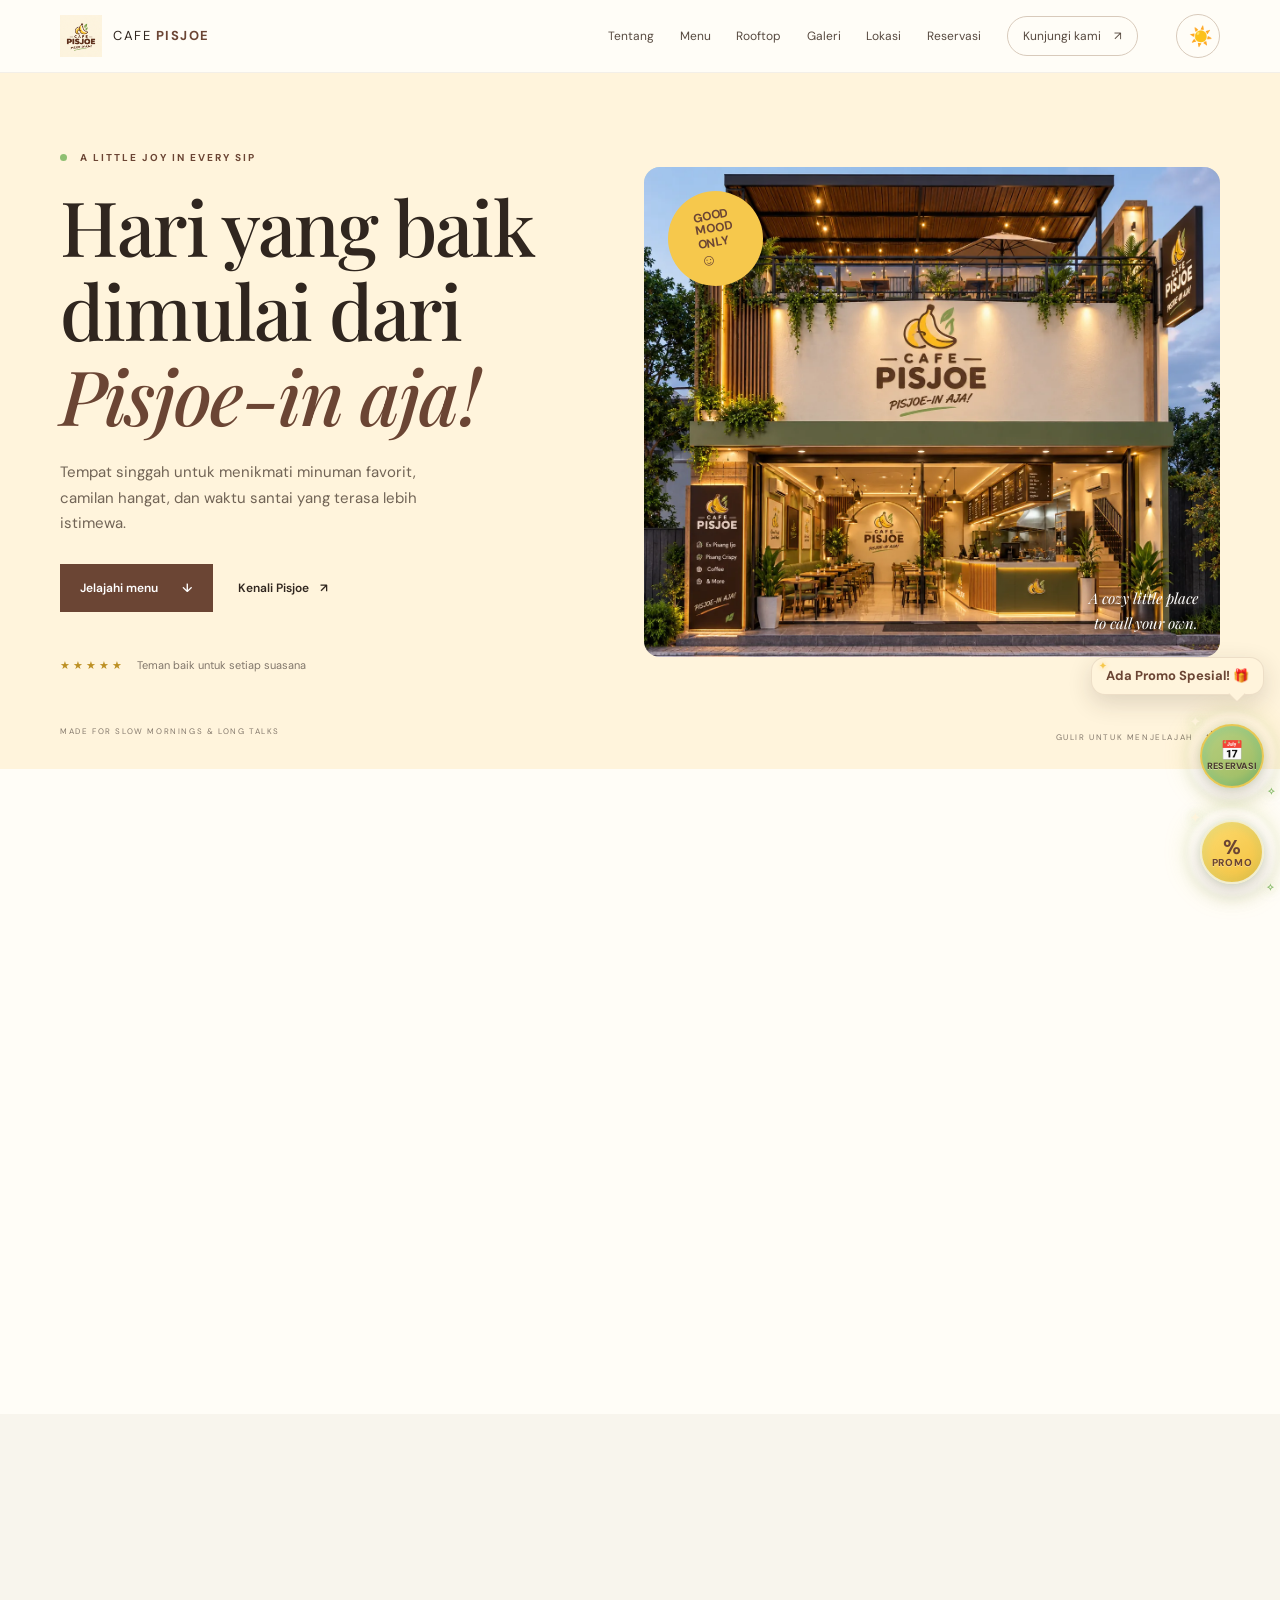
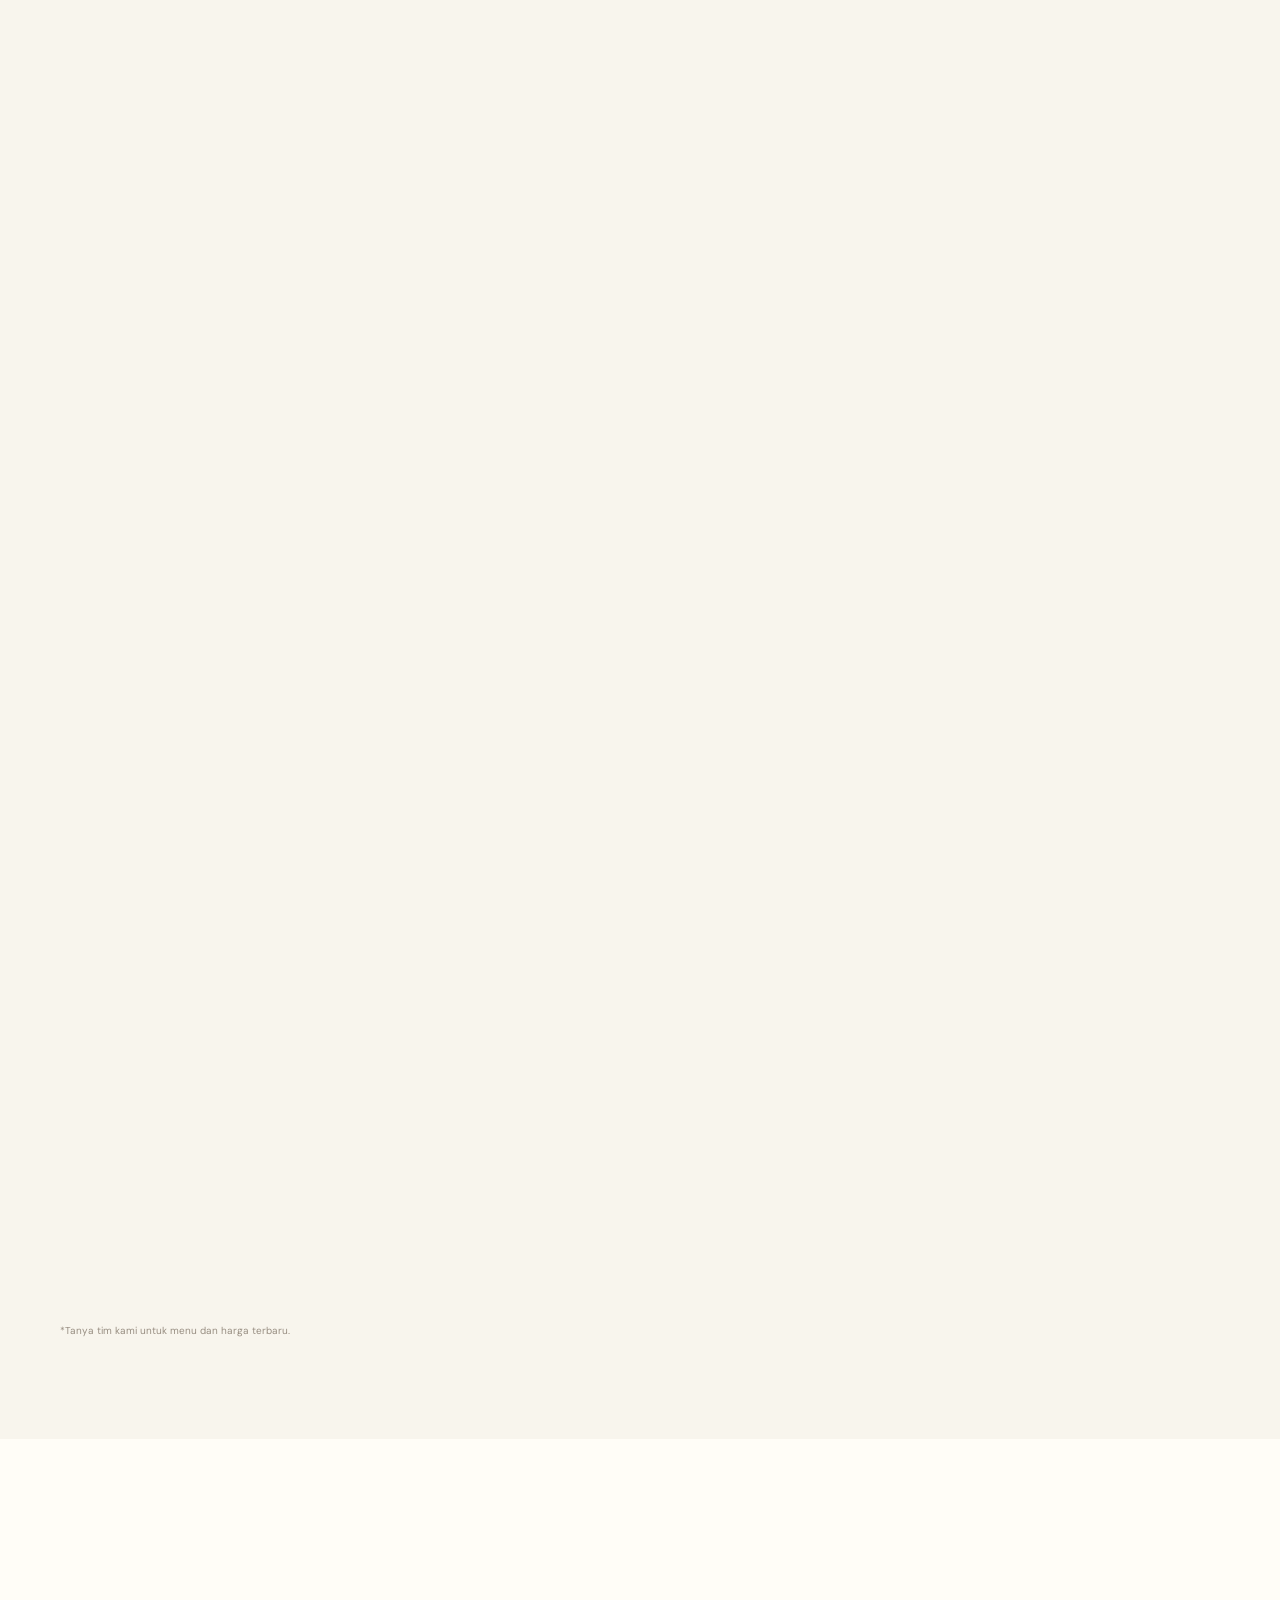
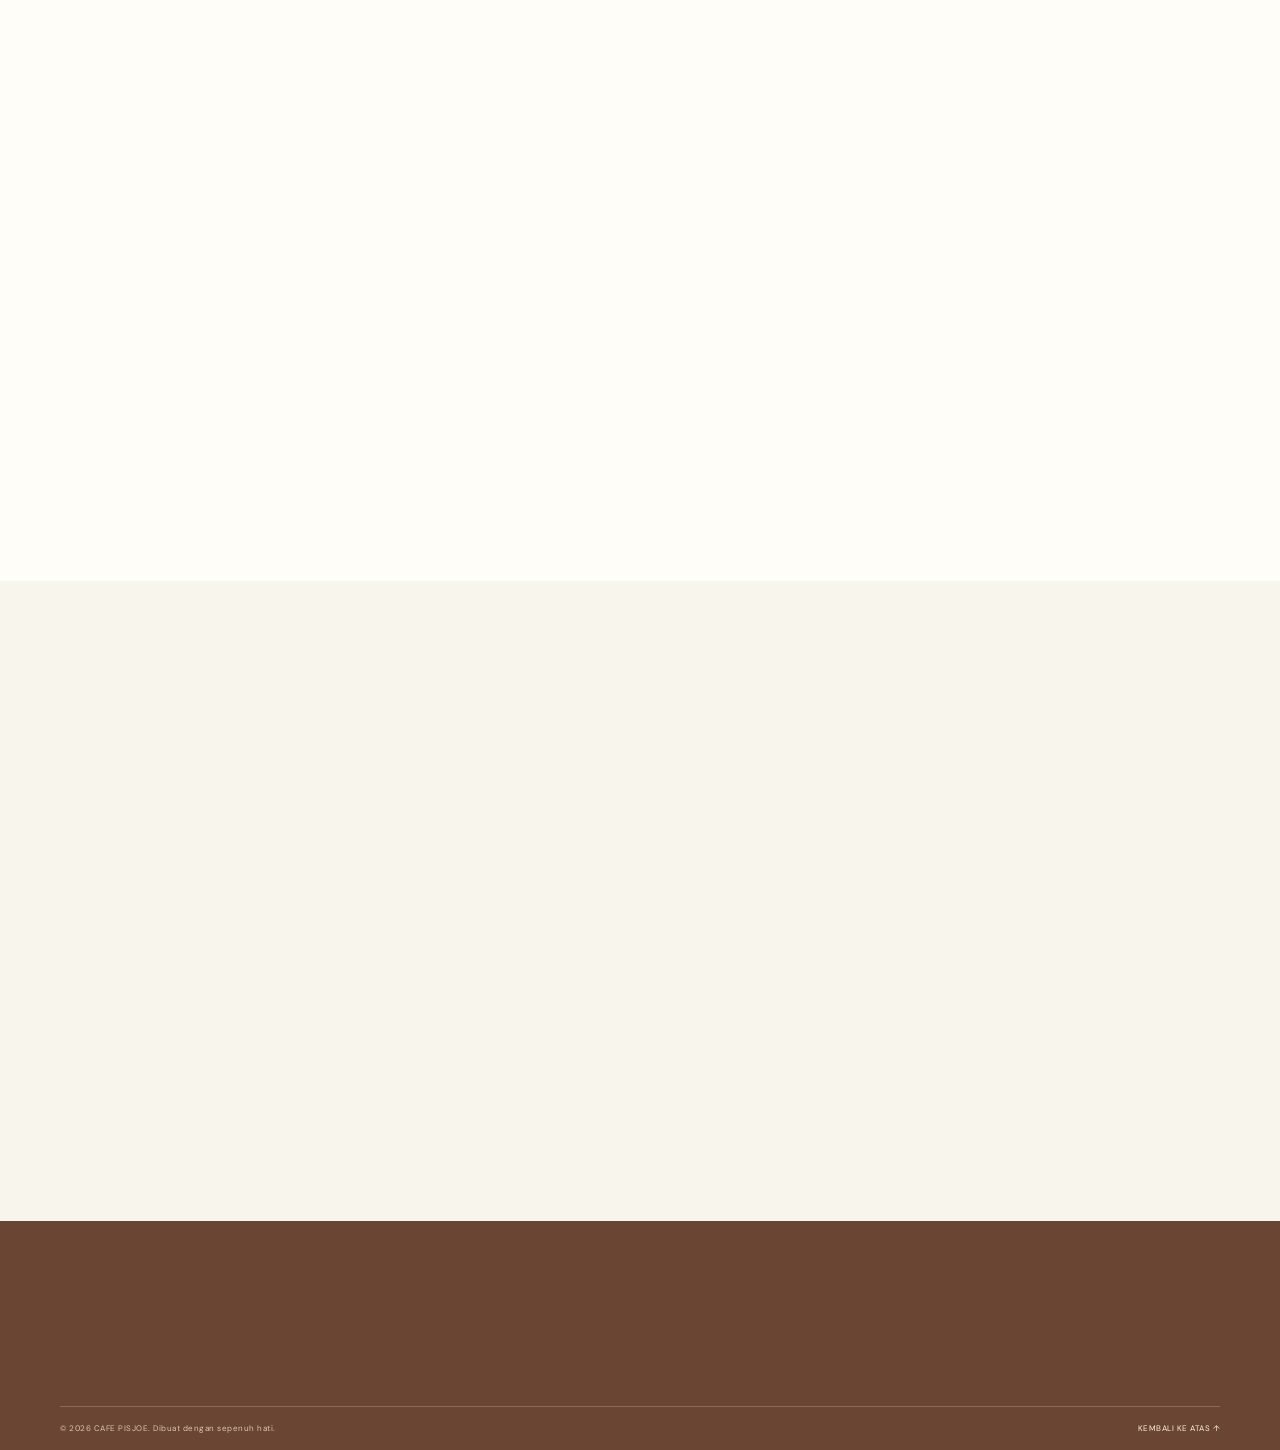
<file: index.html>
﻿<!DOCTYPE html>
<html lang="id">
<head>
  <meta charset="UTF-8">
  <meta name="viewport" content="width=device-width, initial-scale=1.0">
  <meta name="theme-color" content="#fff4dc">
  <meta name="description" content="CAFE PISJOE — tempat santai untuk menikmati ice pisjoe, pisang crispy, dan suasana rooftop yang nyaman.">
  <title>CAFE PISJOE — PISJOE-IN AJA!</title>
  <script>
    (() => {
      let theme = 'light';
      try {
        const savedTheme = localStorage.getItem('ice-pisjoe-theme');
        if (savedTheme === 'light' || savedTheme === 'dark') theme = savedTheme;
        else if (window.matchMedia?.('(prefers-color-scheme: dark)').matches) theme = 'dark';
      } catch {
        if (window.matchMedia?.('(prefers-color-scheme: dark)').matches) theme = 'dark';
      }
      document.documentElement.dataset.theme = theme;
    })();
  </script>
  <link rel="stylesheet" href="style.css">
  <script src="script.js" defer></script>
</head>
<body>
  <header class="site-header" id="beranda">
    <nav class="navbar container" aria-label="Navigasi utama">
      <a class="brand" href="#beranda" aria-label="CAFE PISJOE, beranda"><img class="brand-logo" src="images/logo.webp" alt="Logo CAFE PISJOE"><span>CAFE <strong>PISJOE</strong></span></a>
      <div class="nav-links" id="nav-links">
        <a href="#tentang">Tentang</a><a href="#menu">Menu</a><a href="#rooftop">Rooftop</a><a href="#galeri">Galeri</a><a href="#lokasi">Lokasi</a><a href="reservasi.html">Reservasi</a>
        <a class="nav-cta" href="#lokasi">Kunjungi kami <span aria-hidden="true">↗</span></a>
      </div>
      <div class="navbar-actions">
        <button class="menu-toggle" type="button" aria-label="Buka menu navigasi" aria-expanded="false" aria-controls="nav-links"><span></span><span></span></button>
        <button class="theme-toggle" type="button" aria-label="Aktifkan mode gelap" aria-pressed="false"><span class="theme-toggle-icon" aria-hidden="true">☀️</span></button>
      </div>
    </nav>
  </header>

  <main>
    <section class="hero section-pad">
      <div class="hero-grid container">
        <div class="hero-copy"><p class="eyebrow"><span class="dot"></span> A LITTLE JOY IN EVERY SIP</p><h1>Hari yang baik<br>dimulai dari<br><em>Pisjoe-in aja!</em></h1><p class="hero-description">Tempat singgah untuk menikmati minuman favorit, camilan hangat, dan waktu santai yang terasa lebih istimewa.</p><div class="hero-actions"><a class="button button-dark" href="#menu">Jelajahi menu <span>↓</span></a><a class="text-link" href="#tentang">Kenali Pisjoe <span>↗</span></a></div><div class="hero-note"><span class="note-stars">★★★★★</span><span>Teman baik untuk setiap suasana</span></div></div>
        <div class="hero-visual hero-placeholder" aria-label="Suasana CAFE PISJOE"><img class="section-photo hero-photo" src="images/hero.webp" alt="Suasana CAFE PISJOE" fetchpriority="high"><div class="hero-sticker">GOOD<br>MOOD<br>ONLY <span>☺</span></div><div class="hero-caption">A cozy little place<br>to call your own.</div></div>
      </div>
      <div class="hero-bottom container"><span>MADE FOR SLOW MORNINGS & LONG TALKS</span><span class="scroll-cue">GULIR UNTUK MENJELAJAH <b>↓</b></span></div>
    </section>

    <section class="about section-pad" id="tentang"><div class="container about-grid"><div class="about-image" aria-label="Interior CAFE PISJOE"><img class="section-photo" src="images/interior-cafe.webp" alt="Interior CAFE PISJOE" loading="lazy" decoding="async"><span class="image-label">EST. WITH LOVE</span></div><div class="about-copy"><p class="eyebrow">CERITA DI BALIK CANGKIR</p><h2>Ruang kecil,<br><em>rasa yang besar.</em></h2><p>CAFE PISJOE hadir sebagai tempat untuk berhenti sejenak dari ramainya hari. Kami meracik minuman dan camilan dengan sepenuh hati, supaya setiap kunjungan terasa akrab dan selalu ingin diulang.</p><p>Datang sendiri, bersama teman, atau bawa cerita panjangmu. Di sini, selalu ada tempat untukmu.</p><a class="text-link" href="#lokasi">Temukan tempat kami <span>↗</span></a></div></div></section>

    <section class="menu-section section-pad" id="menu"><div class="container"><div class="section-heading"><div><p class="eyebrow">DIBUAT UNTUK DINIKMATI</p><h2>Kenalan dengan<br><em>yang jadi favorit.</em></h2></div><p>Dari tegukan pertama sampai gigitan terakhir, biar hal sederhana terasa lebih menyenangkan.</p></div>
      <div class="menu-slider-section" aria-labelledby="drinks-heading"><div class="menu-slider-heading"><h3 id="drinks-heading">Menu Minuman</h3><span class="menu-position" data-menu-position="drinks" aria-live="polite">1/8</span></div><div class="menu-slider" data-menu-slider="drinks" tabindex="0" role="region" aria-label="Slider menu minuman"><button class="menu-control menu-prev" type="button" aria-label="Menu minuman sebelumnya">←</button><div class="menu-slide" data-menu-slide="drinks" aria-live="polite"></div><button class="menu-control menu-next" type="button" aria-label="Menu minuman berikutnya">→</button></div></div>
      <div class="menu-slider-section" aria-labelledby="foods-heading"><div class="menu-slider-heading"><h3 id="foods-heading">Menu Makanan</h3><span class="menu-position" data-menu-position="foods" aria-live="polite">1/13</span></div><div class="menu-slider" data-menu-slider="foods" tabindex="0" role="region" aria-label="Slider menu makanan"><button class="menu-control menu-prev" type="button" aria-label="Menu makanan sebelumnya">←</button><div class="menu-slide" data-menu-slide="foods" aria-live="polite"></div><button class="menu-control menu-next" type="button" aria-label="Menu makanan berikutnya">→</button></div></div>
      <p class="menu-footnote">*Tanya tim kami untuk menu dan harga terbaru.</p></div></section>

    <section class="rooftop section-pad" id="rooftop"><div class="container rooftop-panel"><div class="rooftop-copy"><p class="eyebrow">NAIK SEDIKIT, SANTAINYA LEBIH</p><h2>Langit sore<br>jadi <em>teman ngobrol.</em></h2><p>Nikmati sudut rooftop kami untuk udara segar, obrolan tanpa buru-buru, dan momen kecil yang ingin disimpan lebih lama.</p><a class="button button-light" href="#lokasi">Mampir ke rooftop <span>↗</span></a><span class="rooftop-scribble">take it<br>easy ☺</span></div><div class="rooftop-image"><img src="images/rooftop.webp" alt="Suasana rooftop CAFE PISJOE" loading="lazy" decoding="async"></div></div></section>

    <section class="gallery section-pad" id="galeri"><div class="container"><div class="section-heading gallery-heading"><div><p class="eyebrow">SECUIL SUASANA</p><h2>Sudut-sudut <em>Pisjoe.</em></h2></div><p>Ruang yang nyaman, rasa yang akrab,<br>dan banyak alasan untuk kembali.</p></div><div class="gallery-grid"><div class="gallery-tile gallery-tall"><img src="images/fotocafe01.webp" alt="Sudut kafe 01" loading="lazy" decoding="async"></div><div class="gallery-tile"><img src="images/fotocafe02.webp" alt="Sudut kafe 02" loading="lazy" decoding="async"></div><div class="gallery-tile gallery-accent"><span class="accent-sun">✳</span><p>Good things<br>take time.<br><em>Stay a while.</em></p><span class="accent-smile">☺</span></div><div class="gallery-tile"><img src="images/fotocafe03.webp" alt="Sudut kafe 03" loading="lazy" decoding="async"></div><div class="gallery-tile"><img src="images/fotocafe04.webp" alt="Sudut kafe 04" loading="lazy" decoding="async"></div></div></div></section>

    <section class="instagram section-pad"><div class="container instagram-inner"><span class="instagram-icon">◎</span><div><p class="eyebrow">IKUTI HARI-HARI KAMI</p><h2>Ngobrol juga di <em>Instagram.</em></h2><p>Tag momen Pisjoe-mu dan mari berbagi cerita.</p></div><a class="button button-outline" href="https://www.instagram.com/anggimlvn?stkn=bTQ1YjJnZW9vN2g3" target="_blank" rel="noreferrer">@anggimlvn <span>↗</span></a></div></section>

    <section class="reviews section-pad" id="review"><div class="container review-layout"><div class="review-heading"><p class="eyebrow">KATA MEREKA</p><h2>Cerita kecil<br>dari <em>tamu kami.</em></h2><div class="review-controls"><button type="button" class="review-prev" aria-label="Ulasan sebelumnya">←</button><button type="button" class="review-next" aria-label="Ulasan berikutnya">→</button><span class="review-count">01 / 03</span></div></div><div class="review-content" aria-live="polite"><span class="quote-mark">“</span><p class="review-quote">Tempatnya nyaman banget buat ngobrol santai. Ice Pisjoe-nya creamy, pisang crispy-nya juga enak dimakan pas masih hangat!</p><div class="review-person"><span class="review-avatar">A</span><span><strong>Andin P.</strong><small>PENGUNJUNG CAFE PISJOE</small></span><span class="review-stars">★★★★★</span></div></div></div></section>

    <section class="location section-pad" id="lokasi"><div class="container location-grid"><div class="location-copy"><p class="eyebrow">KAMI TUNGGU KEDATANGANMU</p><h2>Yuk, mampir<br>ke <em>Pisjoe.</em></h2><p>Jadikan CAFE PISJOE tempat singgah berikutnya. Silakan cek lokasi dan jam operasional kami sebelum berkunjung.</p><div class="location-details"><div><span class="detail-icon">⌖</span><span><strong>ALAMAT</strong><small>Tambahkan alamat lengkap cafe</small></span></div><div><span class="detail-icon">◷</span><span><strong>JAM BUKA</strong><small>08:00–22:00 WIB</small></span></div></div><a class="button button-dark" href="https://maps.app.goo.gl/ME9Ey4bCdCWwig1E9" target="_blank" rel="noreferrer">Buka di Google Maps <span>↗</span></a></div><div class="map-placeholder map-embed"><iframe title="Peta Universitas Insan Pembangunan Indonesia (UNIPI)" src="https://www.google.com/maps/embed?pb=!1m18!1m12!1m3!1d3966.314078564763!2d106.55776637627821!3d-6.2222524609434835!2m3!1f0!2f0!3f0!3m2!1i1024!2i768!4f13.1!3m3!1m2!1s0x2e69fe74eed2a5d1%3A0x10c2f57db3bc5d23!2sUniversitas%20Insan%20Pembangunan%20Indonesia%20(UNIPI)!5e0!3m2!1sid!2sus!4v1793079988743!5m2!1sid!2sus" loading="lazy" allowfullscreen referrerpolicy="no-referrer-when-downgrade"></iframe></div></div></section>
  </main>

  <footer class="footer"><div class="container footer-main"><div><a class="brand footer-brand" href="#beranda"><img class="brand-logo" src="images/logo.webp" alt="Logo CAFE PISJOE"><span>CAFE <strong>PISJOE</strong></span></a><p>Tempat singgah untuk rasa yang akrab<br>dan cerita yang menyenangkan.</p></div><div class="footer-tagline">PISJOE-IN AJA! <span>☺</span></div><div class="footer-social"><a href="https://www.instagram.com/anggimlvn?stkn=bTQ1YjJnZW9vN2g3" target="_blank" rel="noreferrer">INSTAGRAM ↗</a><a href="#lokasi">LOKASI ↗</a></div></div><div class="container footer-bottom"><span>© <span id="year">2026</span> CAFE PISJOE. Dibuat dengan sepenuh hati.</span><a href="#beranda">KEMBALI KE ATAS ↑</a></div></footer>

  <a class="reservation-float" href="reservasi.html" aria-label="Buka halaman reservasi ICE PISJOE" title="Mau reservasi? 📅">
    <span class="reservation-float-icon" aria-hidden="true">📅</span>
    <span class="reservation-float-label">RESERVASI</span>
    <span class="promo-sparkles" aria-hidden="true"><i>✦</i><i>✧</i></span>
    <span class="promo-particles" aria-hidden="true"></span>
  </a>

  <div class="promo-hint" aria-hidden="true">Ada Promo Spesial! 🎁</div>
  <button class="promo-trigger" type="button" aria-label="Lihat banner promo ICE PISJOE" aria-haspopup="dialog" aria-controls="promo-overlay" aria-expanded="false">
    <span class="promo-trigger-icon" aria-hidden="true">%</span>
    <span class="promo-label">PROMO</span>
    <span class="promo-sparkles" aria-hidden="true"><i>✦</i><i>✧</i></span>
    <span class="promo-particles" aria-hidden="true"></span>
  </button>

  <div class="promo-overlay" id="promo-overlay" aria-hidden="true">
    <section class="promo-dialog" role="dialog" aria-modal="true" aria-labelledby="promo-dialog-title" tabindex="-1">
      <h2 class="sr-only" id="promo-dialog-title">Banner promo ICE PISJOE</h2>
      <button class="promo-close" type="button" aria-label="Tutup popup promo">×</button>
      <div class="promo-banner-frame" role="region" aria-label="Slider banner promo" aria-roledescription="carousel">
        <div class="promo-banner-track" data-promo-track></div>
      </div>
      <div class="promo-slider-navigation">
        <button class="promo-slider-arrow promo-slider-prev" type="button" aria-label="Banner promo sebelumnya">←</button>
        <div class="promo-slider-dots" role="group" aria-label="Pilih banner promo"></div>
        <button class="promo-slider-arrow promo-slider-next" type="button" aria-label="Banner promo berikutnya">→</button>
      </div>
      <p class="promo-slider-position" aria-live="polite">1 / 2</p>
    </section>
  </div>
</body>
</html>
</file>
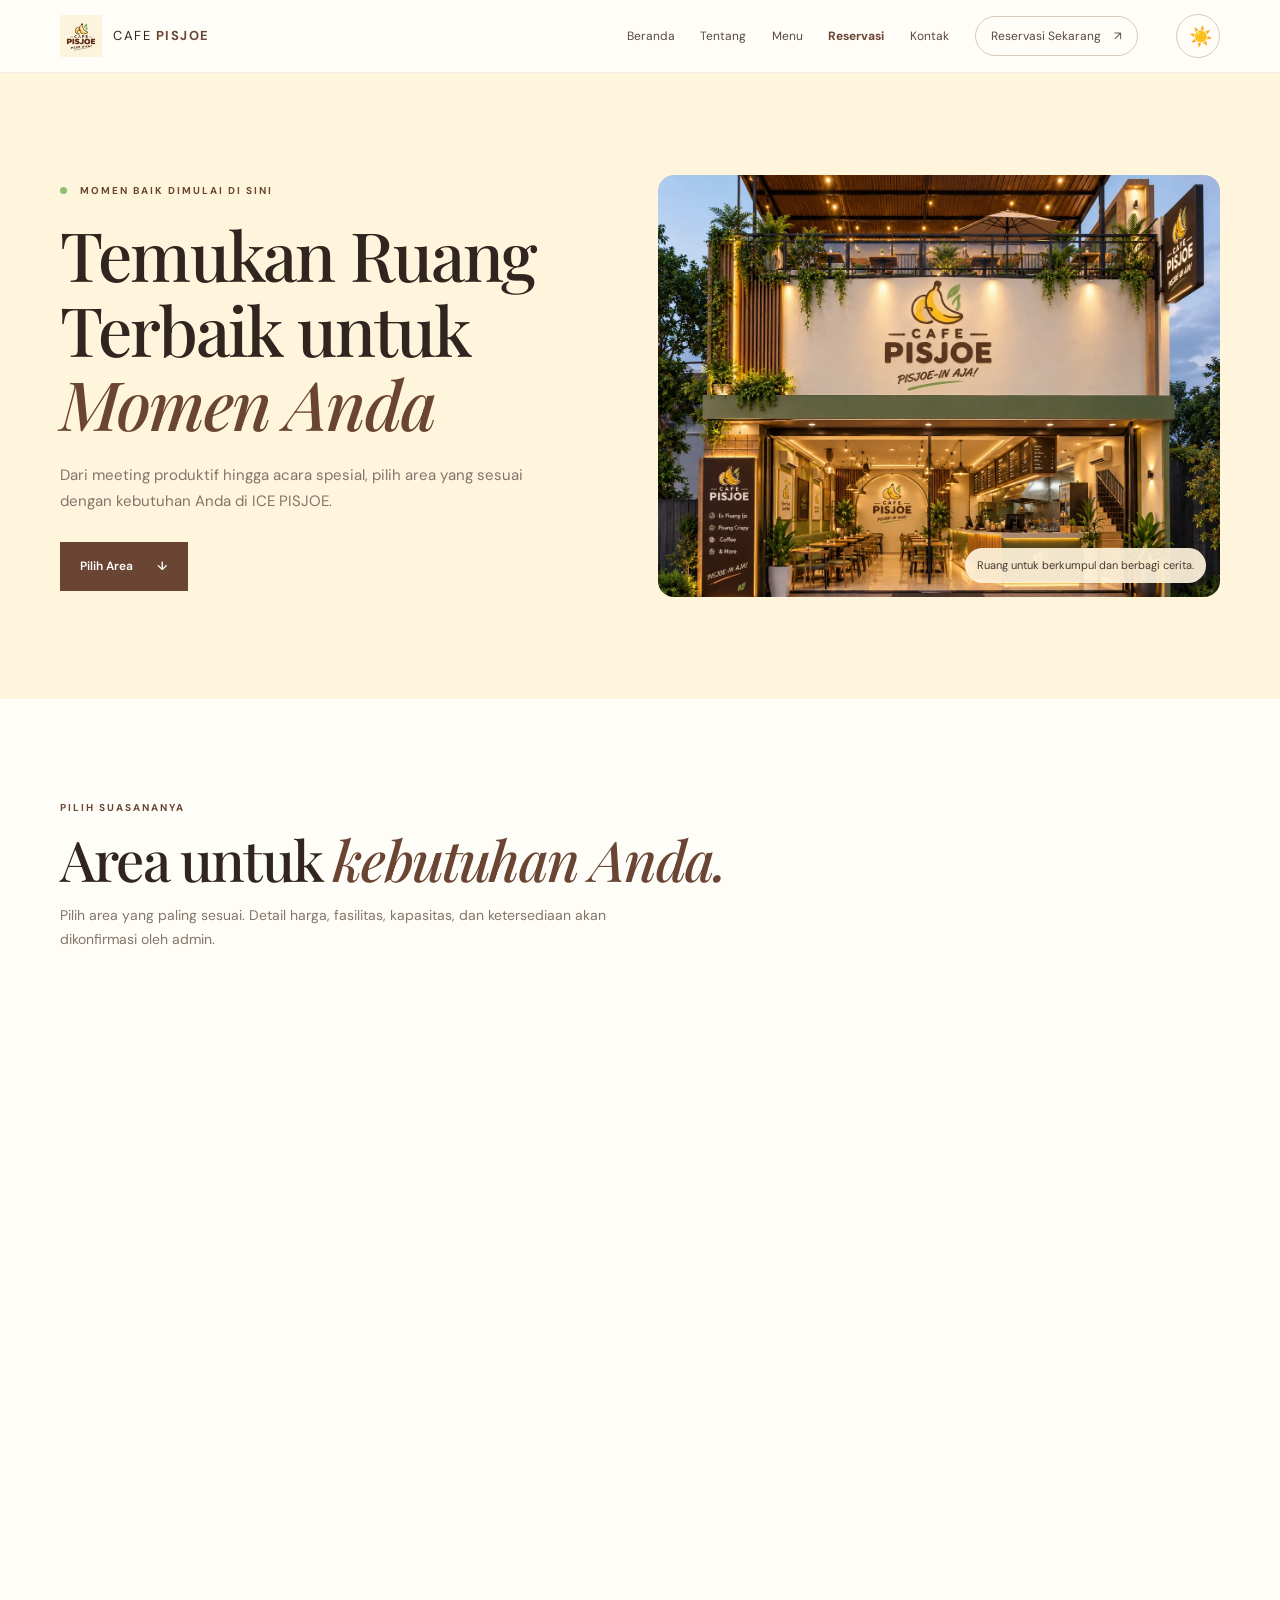
<file: reservasi.html>
<!DOCTYPE html>
<html lang="id">
<head>
  <meta charset="UTF-8">
  <meta name="viewport" content="width=device-width, initial-scale=1.0">
  <meta name="theme-color" content="#fff4dc">
  <meta name="description" content="Ajukan permintaan reservasi Indoor, Rooftop, atau Area Privat di CAFE PISJOE.">
  <title>Reservasi — CAFE PISJOE</title>
  <script>
    (() => {
      let theme = 'light';
      try {
        const savedTheme = localStorage.getItem('ice-pisjoe-theme');
        if (savedTheme === 'light' || savedTheme === 'dark') theme = savedTheme;
        else if (window.matchMedia?.('(prefers-color-scheme: dark)').matches) theme = 'dark';
      } catch {
        if (window.matchMedia?.('(prefers-color-scheme: dark)').matches) theme = 'dark';
      }
      document.documentElement.dataset.theme = theme;
    })();
  </script>
  <link rel="stylesheet" href="style.css">
  <link rel="stylesheet" href="reservasi.css">
  <script src="reservasi.js" defer></script>
</head>
<body class="reservation-page" id="top">
  <header class="site-header">
    <nav class="navbar container" aria-label="Navigasi utama">
      <a class="brand" href="index.html#beranda" aria-label="CAFE PISJOE, beranda"><img class="brand-logo" src="images/logo.webp" alt="Logo CAFE PISJOE"><span>CAFE <strong>PISJOE</strong></span></a>
      <div class="nav-links" id="nav-links">
        <a href="index.html#beranda">Beranda</a>
        <a href="index.html#tentang">Tentang</a>
        <a href="index.html#menu">Menu</a>
        <a href="reservasi.html" aria-current="page">Reservasi</a>
        <a href="index.html#lokasi">Kontak</a>
        <a class="nav-cta" href="#form-reservasi">Reservasi Sekarang <span aria-hidden="true">↗</span></a>
      </div>
      <div class="navbar-actions">
        <button class="menu-toggle" type="button" aria-label="Buka menu navigasi" aria-expanded="false" aria-controls="nav-links"><span></span><span></span></button>
        <button class="theme-toggle" type="button" aria-label="Aktifkan mode gelap" aria-pressed="false"><span class="theme-toggle-icon" aria-hidden="true">☀️</span></button>
      </div>
    </nav>
  </header>

  <main>
    <section class="reservation-hero">
      <div class="container reservation-hero-grid">
        <div class="reservation-hero-copy">
          <p class="eyebrow"><span class="dot"></span> MOMEN BAIK DIMULAI DI SINI</p>
          <h1>Temukan Ruang Terbaik untuk <em>Momen Anda</em></h1>
          <p class="reservation-lead">Dari meeting produktif hingga acara spesial, pilih area yang sesuai dengan kebutuhan Anda di ICE PISJOE.</p>
          <a class="button button-dark" href="#pilih-area">Pilih Area <span aria-hidden="true">↓</span></a>
        </div>
        <div class="reservation-hero-photo">
          <img src="images/hero.webp" alt="Suasana CAFE PISJOE" fetchpriority="high">
          <span class="reservation-photo-caption">Ruang untuk berkumpul dan berbagi cerita.</span>
        </div>
      </div>
    </section>

    <section class="reservation-section reservation-areas" id="pilih-area">
      <div class="container">
        <div class="reservation-section-heading">
          <p class="eyebrow">PILIH SUASANANYA</p>
          <h2>Area untuk <em>kebutuhan Anda.</em></h2>
          <p>Pilih area yang paling sesuai. Detail harga, fasilitas, kapasitas, dan ketersediaan akan dikonfirmasi oleh admin.</p>
        </div>
        <div class="reservation-area-grid">
          <article class="reservation-area-card">
            <div class="reservation-area-photo"><img src="images/interior-cafe.webp" alt="Area dalam CAFE PISJOE" loading="lazy" decoding="async"></div>
            <div class="reservation-area-content">
              <p class="eyebrow">NYAMAN DI DALAM</p>
              <h3>Indoor Cafe</h3>
              <p>Area dalam kafe untuk bertemu, bekerja, belajar bersama, dan menikmati suasana nyaman.</p>
              <dl class="reservation-area-details">
                <div><dt>Kapasitas</dt><dd>Perlu konfirmasi admin</dd></div>
                <div><dt>Fasilitas</dt><dd>Perlu konfirmasi admin</dd></div>
              </dl>
              <button class="button button-outline reservation-select-area" type="button" data-area="indoor">Pilih Area Ini <span aria-hidden="true">→</span></button>
            </div>
          </article>
          <article class="reservation-area-card">
            <div class="reservation-area-photo"><img src="images/rooftop.webp" alt="Area rooftop CAFE PISJOE" loading="lazy" decoding="async"></div>
            <div class="reservation-area-content">
              <p class="eyebrow">SUASANA TERBUKA</p>
              <h3>Rooftop</h3>
              <p>Area rooftop untuk berkumpul, menikmati suasana terbuka, dan mengadakan acara bersama.</p>
              <dl class="reservation-area-details">
                <div><dt>Kapasitas</dt><dd>Perlu konfirmasi admin</dd></div>
                <div><dt>Fasilitas</dt><dd>Perlu konfirmasi admin</dd></div>
              </dl>
              <button class="button button-outline reservation-select-area" type="button" data-area="rooftop">Pilih Area Ini <span aria-hidden="true">→</span></button>
            </div>
          </article>
          <article class="reservation-area-card">
            <div class="reservation-area-photo reservation-private-photo">
              <img src="images/room-privat.webp" alt="Room Privat ICE PISJOE" loading="lazy" decoding="async">
              <div class="reservation-private-placeholder reservation-image-fallback" aria-hidden="true">
                <span class="reservation-placeholder-icon">✦</span>
                <span>Foto area privat akan ditambahkan</span>
              </div>
            </div>
            <div class="reservation-area-content">
              <p class="eyebrow">LEBIH PRIVAT</p>
              <h3>Ruang Privat</h3>
              <p>Pilihan area khusus untuk pelanggan yang membutuhkan suasana lebih privat, seperti meeting bisnis, diskusi penting, pertemuan keluarga, atau acara terbatas.</p>
              <dl class="reservation-area-details">
                <div><dt>Kapasitas</dt><dd>Perlu konfirmasi admin</dd></div>
                <div><dt>Fasilitas</dt><dd>Perlu konfirmasi admin</dd></div>
              </dl>
              <button class="button button-outline reservation-select-area" type="button" data-area="privat">Pilih Area Ini <span aria-hidden="true">→</span></button>
            </div>
          </article>
        </div>
      </div>
    </section>

    <section class="reservation-section reservation-form-section" id="form-reservasi">
      <div class="container reservation-form-layout">
        <div class="reservation-form-intro">
          <p class="eyebrow">LANGKAH BERIKUTNYA</p>
          <h2>Ajukan <em>reservasi.</em></h2>
          <p>Isi detail yang diperlukan. Permintaan Anda akan diteruskan ke admin melalui WhatsApp untuk diperiksa.</p>
          <div class="reservation-notice">
            <span aria-hidden="true">i</span>
            <p>Reservasi akan dikonfirmasi oleh admin berdasarkan ketersediaan area dan jadwal. Informasi harga, fasilitas, serta ketentuan reservasi akan disampaikan melalui WhatsApp.</p>
          </div>
        </div>

        <form class="reservation-form" id="reservation-form" novalidate>
          <div class="reservation-form-grid">
            <div class="reservation-field">
              <label for="customer-name">Nama lengkap <span aria-hidden="true">*</span></label>
              <input id="customer-name" name="name" type="text" autocomplete="name" required>
            </div>
            <div class="reservation-field">
              <label for="customer-phone">Nomor WhatsApp <span aria-hidden="true">*</span></label>
              <input id="customer-phone" name="phone" type="tel" autocomplete="tel" inputmode="tel" aria-describedby="phone-help" required>
              <small id="phone-help">Masukkan nomor yang dapat dihubungi, termasuk kode negara bila diperlukan.</small>
            </div>
            <div class="reservation-field">
              <label for="customer-email">Email <span>(opsional)</span></label>
              <input id="customer-email" name="email" type="email" autocomplete="email">
            </div>
            <div class="reservation-field">
              <label for="event-type">Jenis reservasi <span aria-hidden="true">*</span></label>
              <select id="event-type" name="eventType" required>
                <option value="">Pilih jenis reservasi</option>
                <option>Meeting atau rapat</option>
                <option>Kerja kelompok</option>
                <option>Ulang tahun</option>
                <option>Arisan atau kumpul keluarga</option>
                <option>Acara komunitas</option>
                <option>Acara privat</option>
                <option>Lainnya</option>
              </select>
            </div>
            <div class="reservation-field">
              <label for="reservation-area">Area pilihan <span aria-hidden="true">*</span></label>
              <select id="reservation-area" name="area" required>
                <option value="">Pilih area</option>
                <option value="indoor">Indoor</option>
                <option value="rooftop">Rooftop</option>
                <option value="privat">Area Privat</option>
              </select>
            </div>
            <div class="reservation-field">
              <label for="reservation-date">Tanggal reservasi <span aria-hidden="true">*</span></label>
              <input id="reservation-date" name="date" type="date" required>
            </div>
            <div class="reservation-field">
              <label for="reservation-time">Waktu mulai <span aria-hidden="true">*</span></label>
              <input id="reservation-time" name="time" type="time" required>
            </div>
            <div class="reservation-field">
              <label for="reservation-duration">Durasi reservasi <span aria-hidden="true">*</span></label>
              <select id="reservation-duration" name="duration" required>
                <option value="">Pilih durasi</option>
                <option>1 jam</option><option>2 jam</option><option>3 jam</option><option>4 jam</option><option>Lebih dari 4 jam</option>
              </select>
            </div>
            <div class="reservation-field reservation-field-full">
              <label for="guest-count">Jumlah tamu <span aria-hidden="true">*</span></label>
              <input id="guest-count" name="guests" type="number" min="1" step="1" inputmode="numeric" required>
            </div>
            <div class="reservation-field reservation-field-full">
              <label for="event-purpose">Keperluan Acara</label>
              <textarea id="event-purpose" name="purpose" rows="3" placeholder="Ceritakan kebutuhan meeting atau acara Anda"></textarea>
            </div>
            <div class="reservation-field reservation-field-full">
              <label for="reservation-notes">Permintaan tambahan atau catatan <span>(opsional)</span></label>
              <textarea id="reservation-notes" name="notes" rows="3"></textarea>
            </div>
          </div>
          <button class="button button-dark reservation-submit" type="submit">Kirim Permintaan Reservasi via WhatsApp <span aria-hidden="true">↗</span></button>
          <p class="reservation-form-status" id="reservation-status" role="status" aria-live="polite"></p>
          <p class="reservation-submit-note">WhatsApp akan terbuka dengan ringkasan permintaan. Tekan tombol kirim di WhatsApp untuk menyampaikannya. Reservasi belum terkonfirmasi sampai admin menyetujuinya.</p>
        </form>
      </div>
    </section>

    <section class="reservation-section reservation-faq-section">
      <div class="container reservation-faq-layout">
        <div class="reservation-section-heading">
          <p class="eyebrow">INFORMASI RESERVASI</p>
          <h2>Pertanyaan <em>umum.</em></h2>
        </div>
        <div class="reservation-faq-list">
          <details><summary>Bagaimana cara melakukan reservasi?</summary><p>Isi formulir, lalu pilih kirim melalui WhatsApp. WhatsApp akan menyiapkan pesan; tekan tombol kirim di sana agar permintaan diterima admin. Admin akan menghubungi Anda untuk konfirmasi.</p></details>
          <details><summary>Apakah saya bisa memesan area privat?</summary><p>Anda dapat memilih Area Privat pada formulir. Ketersediaan, harga, dan detailnya akan dikonfirmasi oleh admin melalui WhatsApp.</p></details>
          <details><summary>Apakah reservasi langsung dikonfirmasi?</summary><p>Tidak. Formulir ini mengirimkan permintaan, bukan konfirmasi otomatis. Reservasi dianggap terkonfirmasi setelah admin menyetujuinya.</p></details>
          <details><summary>Apakah harga dan fasilitas setiap area sama?</summary><p>Informasi harga dan fasilitas setiap area akan disampaikan oleh admin saat menindaklanjuti permintaan Anda.</p></details>
          <details><summary>Bisakah saya meminta pengaturan khusus untuk acara?</summary><p>Tuliskan kebutuhan atau permintaan Anda pada kolom keperluan acara dan catatan. Admin akan memberi tahu detail yang dapat disiapkan.</p></details>
        </div>
      </div>
    </section>
  </main>

  <footer class="footer">
    <div class="container footer-main">
      <div><a class="brand footer-brand" href="index.html#beranda"><img class="brand-logo" src="images/logo.webp" alt="Logo CAFE PISJOE"><span>CAFE <strong>PISJOE</strong></span></a><p>Tempat singgah untuk rasa yang akrab<br>dan cerita yang menyenangkan.</p></div>
      <div class="footer-tagline">PISJOE-IN AJA! <span>☺</span></div>
      <div class="footer-social"><a href="reservasi.html" aria-current="page">RESERVASI ↗</a><a href="https://www.instagram.com/anggimlvn?stkn=bTQ1YjJnZW9vN2g3" target="_blank" rel="noreferrer">INSTAGRAM ↗</a><a href="index.html#lokasi">LOKASI ↗</a></div>
    </div>
    <div class="container footer-bottom"><span>© <span id="year">2026</span> CAFE PISJOE. Dibuat dengan sepenuh hati.</span><a href="#top">KEMBALI KE ATAS ↑</a></div>
  </footer>
</body>
</html>
</file>
<file: style.css>
@import url('https://fonts.googleapis.com/css2?family=DM+Sans:wght@400;500;600;700&family=Playfair+Display:ital,wght@0,500;0,600;0,700;1,500;1,600&display=swap');

:root{--pistachio:#8FBF72;--cream:#FFF4DC;--banana:#F6C84C;--brown:#6B4534;--ink:#30261f;--muted:#81766b;--white:#fffdf7;--serif:'Playfair Display',Georgia,serif;--sans:'DM Sans',Arial,sans-serif;--container:1160px}
*{box-sizing:border-box}html{scroll-behavior:smooth;scroll-padding-top:90px}body{margin:0;background:var(--white);color:var(--ink);font-family:var(--sans);font-size:15px;line-height:1.7}a{color:inherit;text-decoration:none}button{font:inherit}.container{width:min(var(--container),calc(100% - 64px));margin-inline:auto}.section-pad{padding:110px 0}.site-header{position:sticky;top:0;z-index:10;background:rgba(255,253,247,.93);backdrop-filter:blur(12px);border-bottom:1px solid rgba(107,69,52,.08)}.navbar{height:78px;display:flex;align-items:center;justify-content:space-between}.brand{display:inline-flex;gap:11px;align-items:center;font-size:13px;letter-spacing:1.5px}.brand strong{color:var(--brown)}.brand-mark{display:grid;place-items:center;width:36px;height:36px;background:var(--pistachio);color:white;border-radius:50%;font-family:var(--serif);font-size:23px;font-style:italic}.nav-links{display:flex;align-items:center;gap:31px;font-size:12px;color:#574a40}.nav-links>a:not(.nav-cta):hover,.text-link:hover{color:var(--brown)}.nav-cta{padding:11px 16px;border:1px solid #d8cabb;border-radius:3px}.nav-cta span{margin-left:10px}.menu-toggle{display:none}.hero{background:var(--cream);padding:76px 0 22px}.hero-grid{display:grid;grid-template-columns:.92fr 1.08fr;gap:8%;align-items:center}.eyebrow{font-size:10px;letter-spacing:2px;font-weight:700;color:var(--brown);margin:0 0 18px}.dot{display:inline-block;width:7px;height:7px;background:var(--pistachio);border-radius:50%;margin-right:9px}.hero h1,.section-heading h2,.about h2,.rooftop h2,.review-heading h2,.location h2{font-family:var(--serif);font-weight:500;letter-spacing:-1.8px;line-height:1.11;margin:0;font-size:clamp(48px,6vw,76px)}h1 em,h2 em{color:var(--brown);font-weight:500}.hero-description{max-width:410px;color:#716456;margin:23px 0 27px}.hero-actions{display:flex;align-items:center;gap:25px}.button{display:inline-flex;align-items:center;justify-content:center;gap:24px;padding:14px 20px;font-size:12px;font-weight:600;transition:transform .2s,background .2s}.button:hover{transform:translateY(-2px)}.button-dark{background:var(--brown);color:white}.button-light{background:var(--cream);color:var(--brown)}.button-outline{border:1px solid #cfc1ad;color:var(--brown)}.text-link{font-size:12px;font-weight:600}.text-link span{margin-left:8px}.hero-note{display:flex;align-items:center;gap:12px;margin-top:44px;font-size:11px;color:#81766b}.note-stars,.review-stars{color:#bd9024;letter-spacing:3px}.image-placeholder{display:flex;flex-direction:column;justify-content:center;align-items:center;text-align:center;color:var(--brown);background:linear-gradient(145deg,#e9dfc9,#d8d0bd);position:relative;overflow:hidden;font-size:13px}.image-placeholder::before,.image-placeholder::after{content:"";position:absolute;border:1px solid rgba(107,69,52,.12);border-radius:50%;width:220px;height:220px;pointer-events:none}.image-placeholder::after{width:310px;height:310px}.image-placeholder small{font-size:8px;letter-spacing:2px;margin-top:6px;color:#887665}.placeholder-icon{font-size:28px;color:#9a8b71;margin-bottom:7px}.hero-placeholder{height:490px;background:linear-gradient(145deg,#d6dfc6,#ede2c9)}.hero-sticker{position:absolute;top:24px;left:24px;background:var(--banana);color:var(--brown);width:95px;height:95px;border-radius:50%;display:grid;place-content:center;font-size:12px;font-weight:700;line-height:1.15;transform:rotate(-10deg)}.hero-sticker span{font-size:16px}.hero-caption{position:absolute;bottom:20px;right:22px;text-align:right;font-family:var(--serif);font-style:italic;font-size:15px;color:white;text-shadow:0 1px 5px #544738}.hero-bottom{display:flex;justify-content:space-between;margin-top:50px;font-size:8px;letter-spacing:1.6px;color:#84796c}.scroll-cue b{color:var(--brown);font-size:13px;margin-left:10px}.about{background:var(--white)}.about-grid{display:grid;grid-template-columns:1fr .9fr;gap:12%;align-items:center}.about-image{height:445px;background:linear-gradient(155deg,#e2d7c6,#c7d1b8)}.image-label{position:absolute;bottom:18px;left:20px;font-size:8px;letter-spacing:1.5px}.about-copy h2,.rooftop h2,.review-heading h2,.location h2{font-size:clamp(43px,5vw,60px)}.about-copy>p:not(.eyebrow){max-width:450px;color:var(--muted);font-size:13px;margin:22px 0}.about-copy .text-link{display:inline-block;margin-top:9px;border-bottom:1px solid #c5b3a1;padding-bottom:7px}.menu-section{background:#f8f5ed}.section-heading{display:flex;align-items:end;justify-content:space-between;margin-bottom:42px}.section-heading h2{font-size:clamp(43px,5vw,60px)}.section-heading>p{max-width:310px;margin:0 0 5px;color:var(--muted);font-size:13px}.menu-grid{display:grid;grid-template-columns:1fr 1fr;gap:28px}.menu-image{height:330px}.drink-card .menu-image{background:linear-gradient(145deg,#d5e0ca,#e9dfc9)}.snack-card .menu-image{background:linear-gradient(145deg,#eeddae,#e3cfb6)}.menu-badge{position:absolute;right:17px;top:16px;width:34px;height:34px;display:grid;place-items:center;background:var(--white);border-radius:50%;font-size:10px}.menu-info{display:flex;justify-content:space-between;align-items:center;margin-top:21px}.menu-info .eyebrow{margin-bottom:4px;font-size:8px}.menu-info h3{font-family:var(--serif);font-size:24px;font-weight:500;letter-spacing:.3px;margin:0}.menu-arrow{font-size:22px;color:var(--brown)}.menu-description{font-size:12px;color:var(--muted);max-width:430px;margin:6px 0}.menu-footnote{font-size:10px;color:#978d81;margin:25px 0 0}.rooftop{background:var(--white)}.rooftop-panel{display:grid;grid-template-columns:.85fr 1.15fr;background:var(--pistachio);min-height:460px;padding:44px;gap:6%;align-items:center}.rooftop-copy{position:relative;padding:20px 0 20px 20px}.rooftop-copy .eyebrow{color:#35513a}.rooftop h2{font-size:clamp(42px,4.5vw,58px)}.rooftop h2 em{color:#fff4dc}.rooftop-copy>p:not(.eyebrow){color:#38533c;max-width:340px;font-size:13px;margin:20px 0 25px}.rooftop-image{height:365px;background:linear-gradient(145deg,#e6dcc7,#ccd7bc)}.rooftop-scribble{position:absolute;right:0;bottom:20px;color:#f3d874;font-family:var(--serif);font-style:italic;font-size:14px;transform:rotate(-8deg)}.gallery{padding-top:65px}.gallery-heading{margin-bottom:33px}.gallery-heading h2{font-size:clamp(40px,4.8vw,56px)}.gallery-grid{display:grid;grid-template-columns:1.1fr 1fr 1fr;grid-template-rows:200px 200px;gap:13px}.gallery-tile{min-height:0}.gallery-tall{grid-row:span 2;background:linear-gradient(145deg,#dce2cf,#e6d9c3)}.gallery-tile:nth-child(2){background:linear-gradient(145deg,#e6dccb,#d1d9c4)}.gallery-tile:nth-child(4){background:linear-gradient(145deg,#e8d6c2,#d0dcc7)}.gallery-tile:nth-child(5){background:linear-gradient(145deg,#ded8c6,#cbd5c1)}.gallery-accent{display:grid;place-content:center;text-align:center;background:var(--banana);color:var(--brown);position:relative}.gallery-accent p{font-family:var(--serif);font-size:24px;line-height:1.2;margin:0}.gallery-accent em{font-size:18px}.accent-sun{position:absolute;top:14px;left:17px;font-size:20px}.accent-smile{position:absolute;bottom:10px;right:18px;font-size:20px}.instagram{padding:57px 0;background:var(--cream)}.instagram-inner{display:flex;align-items:center;gap:25px}.instagram-icon{font-size:38px;color:var(--brown)}.instagram-inner .eyebrow{margin-bottom:7px}.instagram h2{font-family:var(--serif);font-size:32px;font-weight:500;margin:0;line-height:1.2}.instagram h2 em{color:var(--brown)}.instagram-inner>div>p:last-child{font-size:11px;color:var(--muted);margin:7px 0 0}.instagram-inner .button{margin-left:auto}.reviews{background:var(--white)}.review-layout{display:grid;grid-template-columns:.8fr 1.2fr;gap:13%;align-items:center}.review-controls{display:flex;align-items:center;gap:9px;margin-top:32px}.review-controls button{background:transparent;border:1px solid #d8cfc1;width:36px;height:36px;color:var(--brown);cursor:pointer}.review-controls button:hover{background:var(--cream)}.review-count{font-size:9px;letter-spacing:1px;color:#93877a;margin-left:9px}.review-content{position:relative;padding:22px 0}.quote-mark{font-family:var(--serif);font-size:76px;line-height:.8;color:var(--pistachio)}.review-quote{font-family:var(--serif);font-size:clamp(20px,2.4vw,29px);line-height:1.45;margin:9px 0 28px;max-width:620px}.review-person{display:flex;align-items:center;gap:12px}.review-avatar{width:38px;height:38px;display:grid;place-items:center;border-radius:50%;background:var(--cream);color:var(--brown);font-family:var(--serif)}.review-person strong,.review-person small{display:block}.review-person strong{font-size:11px}.review-person small{font-size:8px;letter-spacing:1px;color:var(--muted)}.review-stars{margin-left:auto;font-size:11px}.location{background:#f8f5ed}.location-grid{display:grid;grid-template-columns:.8fr 1.2fr;gap:10%;align-items:center}.location-copy>p:not(.eyebrow){color:var(--muted);font-size:12px;max-width:380px;margin:20px 0}.location-details{display:grid;gap:15px;margin:25px 0}.location-details>div{display:flex;align-items:center;gap:12px}.detail-icon{display:grid;place-items:center;width:33px;height:33px;background:var(--cream);color:var(--brown);border-radius:50%;font-size:18px}.location-details strong,.location-details small{display:block}.location-details strong{font-size:8px;letter-spacing:1.3px}.location-details small{font-size:11px;color:var(--muted)}.map-placeholder{height:385px;background:linear-gradient(145deg,#e0dfd0,#d3ddcd);gap:7px}.map-pin{display:grid;place-items:center;width:48px;height:48px;border-radius:50% 50% 50% 0;transform:rotate(-45deg);background:var(--pistachio);color:white;font-size:22px}.map-placeholder strong{font-size:10px;letter-spacing:1px;margin-top:8px}.map-placeholder small{font-size:10px;color:var(--muted)}.footer{background:var(--brown);color:#f9f0df;padding:48px 0 0}.footer-main{display:flex;justify-content:space-between;align-items:center;padding-bottom:38px}.footer-brand{color:#fff4dc}.footer-brand strong{color:var(--banana)}.footer-main>div:first-child>p{font-size:10px;color:#d8c7b4;margin:14px 0 0}.footer-tagline{font-family:var(--serif);font-size:29px;font-style:italic}.footer-tagline span{color:var(--banana)}.footer-social{display:grid;gap:9px;font-size:9px;letter-spacing:1px}.footer-bottom{border-top:1px solid rgba(255,244,220,.2);display:flex;justify-content:space-between;padding:15px 0;font-size:8px;letter-spacing:.5px;color:#d8c7b4}.footer-bottom a{color:#fff4dc}
@media(max-width:800px){.container{width:min(100% - 42px,var(--container))}.section-pad{padding:78px 0}.nav-links{gap:17px}.hero{padding-top:55px}.hero-grid{gap:5%}.hero-placeholder{height:410px}.hero h1{font-size:56px}.about-grid{gap:7%}.about-image{height:390px}.rooftop-panel{padding:28px;gap:4%}.rooftop-image{height:320px}.gallery-grid{grid-template-rows:170px 170px}.location-grid{gap:7%}}
@media(max-width:640px){html{scroll-padding-top:70px}.container{width:calc(100% - 40px)}.section-pad{padding:68px 0}.navbar{height:68px}.menu-toggle{display:flex;flex-direction:column;gap:5px;border:0;background:transparent;padding:10px;cursor:pointer}.menu-toggle span{height:1px;width:22px;background:var(--brown)}.nav-links{display:none;position:absolute;top:68px;left:0;right:0;padding:18px 20px 22px;background:var(--white);border-bottom:1px solid #e9e0d3;flex-direction:column;align-items:stretch;gap:0}.nav-links.open{display:flex}.nav-links>a{padding:10px 0}.nav-links .nav-cta{margin-top:7px;padding:11px 13px}.hero{padding:48px 0 20px}.hero-grid,.about-grid,.review-layout,.location-grid{grid-template-columns:1fr;gap:34px}.hero h1{font-size:clamp(49px,13vw,68px)}.hero-description{font-size:13px}.hero-placeholder{height:350px}.hero-note{margin-top:26px}.hero-bottom{margin-top:29px;font-size:7px;letter-spacing:1px}.scroll-cue b{margin-left:3px}.about-image{height:330px;order:2}.about-copy h2,.rooftop h2,.review-heading h2,.location h2{font-size:48px}.about-copy>p:not(.eyebrow){font-size:12px}.section-heading{align-items:start;flex-direction:column;gap:15px;margin-bottom:27px}.section-heading h2{font-size:47px}.section-heading>p{font-size:12px}.menu-grid{grid-template-columns:1fr;gap:31px}.menu-image{height:290px}.rooftop-panel{grid-template-columns:1fr;padding:28px 23px;gap:23px}.rooftop-copy{padding:0}.rooftop-image{height:280px}.rooftop-scribble{right:6px;bottom:-12px}.gallery{padding-top:54px}.gallery-heading{flex-direction:column}.gallery-grid{grid-template-columns:1fr 1fr;grid-template-rows:190px 150px 150px;gap:9px}.gallery-tall{grid-row:span 2}.gallery-accent p{font-size:20px}.gallery-tile:nth-child(5){grid-column:2}.instagram{padding:38px 0}.instagram-inner{display:grid;grid-template-columns:38px 1fr;gap:13px}.instagram h2{font-size:25px}.instagram-inner .button{grid-column:2;margin:5px 0 0;justify-self:start}.review-layout{gap:23px}.review-controls{margin-top:20px}.review-content{padding-top:8px}.review-quote{font-size:23px}.location-grid{gap:27px}.map-placeholder{height:290px}.footer{padding-top:35px}.footer-main{align-items:flex-start;display:grid;grid-template-columns:1fr 1fr;gap:25px 10px}.footer-tagline{font-size:23px;text-align:right}.footer-social{grid-column:1/-1;display:flex;gap:20px}.footer-bottom{font-size:7px;gap:12px;align-items:center}.footer-bottom a{white-space:nowrap}}
@media(prefers-reduced-motion:reduce){html{scroll-behavior:auto}*,*::before,*::after{transition:none!important}}

/* Project photos */
.brand-logo{display:block;width:42px;height:42px;object-fit:contain;flex:none}.menu-image,.rooftop-image{position:relative;overflow:hidden}.menu-image img,.rooftop-image img{display:block;width:100%;height:100%;object-fit:cover}.menu-image .menu-badge{z-index:1}

/* Tampilkan foto menu utuh tanpa memotongnya */
.menu-image{background:#f8f5ed}.menu-image img{object-fit:contain}

/* Foto hero dan interior cafe */
.hero-visual,.about-image{position:relative;overflow:hidden}.section-photo{position:absolute;inset:0;display:block;width:100%;height:100%;object-fit:cover}.hero-visual>*:not(.section-photo),.about-image>*:not(.section-photo){z-index:1}

/* Foto galeri sudut cafe */
.gallery-tile:not(.gallery-accent){position:relative;overflow:hidden}.gallery-tile img{display:block;width:100%;height:100%;object-fit:cover}

/* Menu sliders */
.menu-slider-section{margin-top:42px}.menu-slider-heading{display:flex;align-items:center;justify-content:space-between;gap:16px;margin-bottom:14px}.menu-slider-heading h3{margin:0;font-family:var(--serif);font-size:clamp(23px,3vw,32px);font-weight:500;color:var(--brown)}.menu-position{font-size:11px;letter-spacing:1px;color:var(--muted);font-variant-numeric:tabular-nums}.menu-slider{display:grid;grid-template-columns:44px minmax(0,1fr) 44px;align-items:center;gap:18px;min-width:0}.menu-slider:focus-visible{outline:2px solid var(--pistachio);outline-offset:5px}.menu-control{display:grid;place-items:center;width:42px;height:42px;border:1px solid #d8cfc1;border-radius:50%;background:var(--white);color:var(--brown);font-size:22px;cursor:pointer;transition:background .2s,transform .2s}.menu-control:hover{background:var(--cream);transform:translateY(-2px)}.menu-control:focus-visible{outline:2px solid var(--brown);outline-offset:3px}.menu-slide{display:grid;grid-template-columns:minmax(0,1fr) minmax(0,1fr);align-items:stretch;min-width:0;overflow:hidden;background:var(--white);box-shadow:0 12px 35px rgba(65,48,32,.06)}.menu-slide-image{position:relative;min-width:0;min-height:330px;background:#f8f5ed}.menu-slide-image img{display:block;width:100%;height:100%;min-height:330px;object-fit:contain}.menu-slide-copy{display:flex;flex-direction:column;justify-content:center;min-width:0;padding:clamp(24px,5vw,58px)}.menu-slide-copy .eyebrow{margin-bottom:10px}.menu-slide-copy h4{margin:0;font-family:var(--serif);font-size:clamp(27px,4vw,42px);font-weight:500;line-height:1.15;overflow-wrap:anywhere}.menu-slide-copy .menu-description{font-size:14px;line-height:1.7;margin:15px 0 20px}.menu-price{margin:0;color:var(--brown);font-size:14px;font-weight:700}.menu-empty{grid-column:1/-1;padding:26px;text-align:center;color:var(--muted);font-size:13px}
@media(max-width:640px){.menu-slider-section{margin-top:32px}.menu-slider{grid-template-columns:36px minmax(0,1fr) 36px;gap:8px}.menu-control{width:34px;height:34px;font-size:18px}.menu-slide{grid-template-columns:1fr}.menu-slide-image,.menu-slide-image img{height:245px;min-height:245px}.menu-slide-copy{padding:22px}.menu-slide-copy .menu-description{font-size:12px;margin:10px 0 14px}.menu-slider-heading{margin-bottom:10px}}
@media(prefers-reduced-motion:reduce){.menu-control{transition:none}}

/* Full-width menu cards, touch targets, and image fallbacks */
.menu-slider{grid-template-columns:repeat(2,minmax(0,1fr));gap:12px;touch-action:pan-y;min-width:0}
.menu-slide{grid-column:1/-1;grid-row:1;width:100%;min-width:0}
.menu-control{width:48px;height:48px;min-width:48px;min-height:48px}
.menu-prev{grid-column:1;grid-row:2;justify-self:start}
.menu-next{grid-column:2;grid-row:2;justify-self:end}
.menu-control:disabled{opacity:.45;cursor:not-allowed;transform:none}
.menu-slide-image{aspect-ratio:4/3;min-height:0;overflow:hidden;background:linear-gradient(145deg,var(--cream),#e7efdF)}
.menu-slide-image::before,.menu-slide-image::after{content:"";position:absolute;border:1px solid rgba(107,69,52,.1);border-radius:50%;width:190px;height:190px;pointer-events:none}
.menu-slide-image::after{width:270px;height:270px}
.menu-slide-image .menu-real-image{position:absolute;inset:0;display:block;width:100%;height:100%;min-height:0;object-fit:contain;background:var(--cream)}
.menu-slide-image .menu-real-image[hidden]{display:none}
.menu-photo-placeholder{position:absolute;inset:0;z-index:1;display:flex;flex-direction:column;align-items:center;justify-content:center;gap:8px;padding:18px;text-align:center;color:var(--brown);background:linear-gradient(145deg,var(--cream),#e7efdf)}
.menu-photo-placeholder[hidden]{display:none}
.menu-photo-icon{font-size:clamp(38px,7vw,60px);line-height:1}
.menu-photo-text{font-size:clamp(12px,2vw,15px);font-weight:600;letter-spacing:.2px}
.menu-slide-copy h4,.menu-slide-copy .menu-description,.menu-price{overflow-wrap:anywhere}
@media(max-width:640px){.menu-slider{gap:10px}.menu-slide{grid-template-columns:minmax(0,1fr)}.menu-slide-image{width:100%;height:auto;min-height:0;aspect-ratio:4/3}.menu-slide-image .menu-real-image{height:100%;min-height:0}.menu-slide-copy{padding:clamp(18px,6vw,24px)}.menu-slide-copy h4{font-size:clamp(25px,8vw,34px)}.menu-slide-copy .menu-description{font-size:13px;line-height:1.6}.menu-price{font-size:14px}}
@media(max-width:360px){.menu-slider-heading h3{font-size:22px}.menu-slider{gap:8px}.menu-control{width:46px;height:46px;min-width:46px;min-height:46px}.menu-slide-copy{padding:17px}.menu-slide-copy h4{font-size:25px}}

/* Responsive Google Maps embed */
.map-embed{display:block;padding:0;background:transparent}
.map-embed::before,.map-embed::after{content:none}
.map-embed iframe{display:block;width:100%;height:100%;border:0}

/* Isi bidang foto menu minuman tanpa mengubah bingkai atau layout slider. */
.menu-slider[data-menu-slider="drinks"] .menu-real-image{object-fit:cover;object-position:center}

/* Theme toggle */
.theme-toggle{display:grid;place-items:center;flex:none;width:44px;height:44px;margin-left:18px;padding:0;border:1px solid #d8cabb;border-radius:50%;background:transparent;color:var(--ink);font-size:20px;line-height:1;cursor:pointer;transition:color .22s ease,background-color .22s ease,border-color .22s ease,transform .22s ease}
.theme-toggle:hover{background:var(--cream);transform:translateY(-1px)}
.theme-toggle:focus-visible{outline:2px solid var(--pistachio);outline-offset:3px}
.menu-toggle:focus-visible,.nav-links a:focus-visible,.button:focus-visible,.text-link:focus-visible,.footer a:focus-visible,.review-controls button:focus-visible,.menu-control:focus-visible{outline:2px solid var(--pistachio);outline-offset:3px}
.site-header,.nav-links,.hero,.about,.menu-section,.rooftop,.instagram,.reviews,.location,.footer,.menu-slide,.eyebrow,.menu-price,.menu-position,.review-count,.review-controls button,.detail-icon,.nav-cta{transition:color .22s ease,background-color .22s ease,border-color .22s ease}
.button{transition:transform .2s,background-color .22s ease,color .22s ease,border-color .22s ease}
.menu-control{transition:background-color .2s,color .22s ease,border-color .22s ease,transform .2s}

/* Dark theme colors */
:root[data-theme="dark"]{color-scheme:dark;--cream:#202b25;--white:#26332d;--ink:#f7f3e9;--muted:#c2cbc4;--brown:#e6c39b}
:root[data-theme="dark"] body{background:#18221d;color:var(--ink)}
:root[data-theme="dark"] .site-header{background:rgba(24,34,29,.96);border-bottom-color:rgba(255,244,220,.12)}
:root[data-theme="dark"] .nav-links{color:var(--ink)}
:root[data-theme="dark"] .nav-cta,:root[data-theme="dark"] .button-outline{border-color:#66766b}
:root[data-theme="dark"] .hero-description,:root[data-theme="dark"] .hero-note,:root[data-theme="dark"] .hero-bottom,:root[data-theme="dark"] .menu-footnote,:root[data-theme="dark"] .review-count{color:var(--muted)}
:root[data-theme="dark"] .hero-sticker{color:#493722}
:root[data-theme="dark"] .menu-section,:root[data-theme="dark"] .location{background:#1e2923}
:root[data-theme="dark"] .button-dark{background:#507346;color:#fffdf7}
:root[data-theme="dark"] .button-light{background:#26332d;color:#fff4dc}
:root[data-theme="dark"] .button-outline{color:#f0d2ad}
:root[data-theme="dark"] .menu-slide{box-shadow:0 12px 35px rgba(0,0,0,.22)}
:root[data-theme="dark"] .menu-slide-image,:root[data-theme="dark"] .menu-slide-image .menu-real-image{background:#202b25}
:root[data-theme="dark"] .menu-photo-placeholder{background:linear-gradient(145deg,#29372e,#354536);color:#f3ead7}
:root[data-theme="dark"] .menu-photo-placeholder::before,:root[data-theme="dark"] .menu-photo-placeholder::after{border-color:rgba(255,244,220,.14)}
:root[data-theme="dark"] .review-controls button{border-color:#68766c;color:#f0d2ad}
:root[data-theme="dark"] .review-controls button:hover{background:#34443a}
:root[data-theme="dark"] .footer{background:#111a16;color:#f9f0df}
:root[data-theme="dark"] .footer-main>div:first-child>p,:root[data-theme="dark"] .footer-bottom{color:#d5d9d1}
:root[data-theme="dark"] .theme-toggle{border-color:#68766c;color:#fff4dc}
:root[data-theme="dark"] .theme-toggle:hover{background:#34443a}
:root[data-theme="dark"] .about-copy .text-link{border-bottom-color:#68766c}
:root[data-theme="dark"] .detail-icon{background:#34443a;color:#f0d2ad}

@media(prefers-reduced-motion:reduce){.theme-toggle{transition:none}}

/* Refined layout and shared component rhythm */
.navbar{height:72px;display:grid;grid-template-columns:auto minmax(0,1fr) auto;column-gap:clamp(18px,3vw,40px)}
.navbar .brand{white-space:nowrap}
.navbar-actions{display:flex;align-items:center;justify-content:flex-end;gap:8px;flex:none}
.nav-links{justify-content:flex-end;gap:clamp(15px,2vw,28px);min-width:0}
.nav-links>a:not(.nav-cta){white-space:nowrap}
.nav-cta{border-radius:999px;padding:9px 15px;white-space:nowrap}
.theme-toggle{width:44px;height:44px;margin:0;border-radius:50%;font-size:19px;line-height:1;display:grid;place-items:center;overflow:hidden}
.theme-toggle-icon{display:block;width:1em;height:1em;text-align:center;line-height:1;transform:translateY(-.015em)}
.menu-toggle{align-items:center;justify-content:center;width:44px;height:44px;padding:0;border:1px solid #d8cabb;border-radius:50%;background:transparent}
.menu-toggle span{flex:none}
.hero-visual,.about-image,.rooftop-image,.gallery-tile,.menu-slide,.review-content,.map-embed{border-radius:16px;overflow:hidden}
.menu-slide{border-radius:16px}
.menu-slider{row-gap:14px}
.menu-prev{justify-self:end;margin-right:4px}
.menu-next{justify-self:start;margin-left:4px}
.review-content{padding:clamp(24px,4vw,42px);background:var(--cream)}
.map-embed{height:clamp(350px,38vw,440px)}
.section-pad:not(.hero){padding-block:clamp(68px,8vw,100px)}
.site-header,.nav-links,.hero,.about,.menu-section,.rooftop,.instagram,.reviews,.location,.footer,.menu-slide,.review-content,.theme-toggle,.menu-toggle,.nav-cta,.button,.menu-control{transition:color .22s ease,background-color .22s ease,border-color .22s ease}
.button{transition:transform .2s,background-color .22s ease,color .22s ease,border-color .22s ease}
.menu-control{transition:background-color .2s,color .22s ease,border-color .22s ease,transform .2s}
:root[data-theme="dark"] .menu-toggle{border-color:#68766c;color:#fff4dc}
:root[data-theme="dark"] .nav-cta{border-color:#66766b}
:root[data-theme="dark"] .review-content{background:#202b25}
:root[data-theme="dark"] .gallery-accent{color:#6b4534}

@media(max-width:800px){
  .navbar{position:relative;display:flex;justify-content:space-between;height:68px;column-gap:0}
  .navbar-actions{gap:8px}
  .menu-toggle{display:flex;flex-direction:column;gap:5px;cursor:pointer}
  .nav-links{display:none;position:absolute;top:100%;left:0;right:0;z-index:11;padding:12px 18px 18px;background:var(--white);border:1px solid rgba(107,69,52,.12);border-top:0;border-radius:0 0 14px 14px;box-shadow:0 14px 28px rgba(48,38,31,.12);flex-direction:column;align-items:stretch;justify-content:flex-start;gap:0;color:var(--ink)}
  .nav-links.open{display:flex}
  .nav-links>a:not(.nav-cta){padding:12px 2px;border-bottom:1px solid rgba(107,69,52,.1)}
  .nav-links .nav-cta{display:flex;align-items:center;justify-content:space-between;margin-top:12px;padding:11px 14px}
  :root[data-theme="dark"] .nav-links{border-color:rgba(255,244,220,.14);box-shadow:0 14px 28px rgba(0,0,0,.28)}
  :root[data-theme="dark"] .nav-links>a:not(.nav-cta){border-color:rgba(255,244,220,.12)}
  .section-pad:not(.hero){padding-block:76px}
  .map-embed{height:clamp(300px,52vw,390px)}
}

@media(max-width:480px){
  .container{width:calc(100% - 36px)}
  .navbar .brand{gap:8px;font-size:12px;letter-spacing:1.1px}
  .brand-logo{width:38px;height:38px}
  .navbar-actions{gap:6px}
  .menu-toggle,.theme-toggle{width:44px;height:44px;min-width:44px;min-height:44px}
  .nav-links{padding-inline:16px}
  .section-pad:not(.hero){padding-block:68px}
  .hero-bottom{flex-wrap:wrap;gap:8px 14px}
  .review-content{padding:22px}
  .footer-bottom{align-items:flex-start;flex-wrap:wrap;gap:8px 16px;font-size:9px;letter-spacing:0}
  .footer-bottom a{white-space:normal}
}

@media(prefers-reduced-motion:reduce){.site-header,.nav-links,.hero,.about,.menu-section,.rooftop,.instagram,.reviews,.location,.footer,.menu-slide,.review-content,.theme-toggle,.menu-toggle,.nav-cta,.button,.menu-control{transition:none!important}}

/* Motion design: progressive reveal, gentle controls, and manual slide transitions */
html.motion-enabled{overflow-x:clip}
html.motion-enabled .reveal-item{opacity:0;transform:translateY(14px);transition:opacity .62s ease var(--reveal-delay,0ms),transform .66s cubic-bezier(.2,.7,.25,1) var(--reveal-delay,0ms)}
html.motion-enabled .reveal-item.reveal-from-left:not(.is-revealed){transform:translateX(-44px)}
html.motion-enabled .reveal-item.reveal-from-right:not(.is-revealed){transform:translateX(44px)}
html.motion-enabled .reveal-item.is-revealed{opacity:1;transform:translate(0,0)}
html.motion-enabled .hero-copy .reveal-item,.hero-visual.reveal-item{transition-duration:.76s}
html.motion-enabled .reveal-item.is-revealed{will-change:auto}
.menu-slide-image.slide-entering,.menu-slide-copy.slide-entering{opacity:0;transform:translateX(var(--slide-offset,0));transition:opacity .28s ease,transform .34s cubic-bezier(.2,.7,.25,1)}
.menu-slide-image.slide-entering.slide-entering-active,.menu-slide-copy.slide-entering.slide-entering-active{opacity:1;transform:translateX(0)}
.menu-slide-image .menu-real-image{transition:transform .38s cubic-bezier(.2,.7,.25,1)}
.menu-toggle span{transform-origin:center;transition:transform .22s ease,background-color .22s ease}
.menu-toggle[aria-expanded="true"] span:first-child{transform:translateY(3px) rotate(45deg)}
.menu-toggle[aria-expanded="true"] span:last-child{transform:translateY(-3px) rotate(-45deg)}
.nav-links a,.text-link,.footer a{transition:color .2s ease,transform .2s ease}
.button,.menu-control,.theme-toggle{transition:transform .2s ease,background-color .22s ease,color .22s ease,border-color .22s ease,box-shadow .22s ease}
.menu-toggle{transition:transform .2s ease,background-color .22s ease,border-color .22s ease}
.button:hover,.menu-control:hover,.theme-toggle:hover{box-shadow:0 5px 14px rgba(48,38,31,.1)}
.button:active,.menu-control:active,.theme-toggle:active,.menu-toggle:active{transform:scale(.97)}
.nav-links>a:hover,.text-link:hover,.footer a:hover{transform:translateY(-1px)}
.nav-links.open{animation:nav-panel-in .22s ease-out both}
@keyframes nav-panel-in{from{opacity:0;transform:translateY(-5px)}to{opacity:1;transform:translateY(0)}}

@media(hover:hover) and (prefers-reduced-motion:no-preference){
  .menu-slide-image:hover .menu-real-image:not([hidden]){transform:scale(1.02)}
}

@media(max-width:640px){
  html.motion-enabled .reveal-item.reveal-from-left:not(.is-revealed){transform:translateX(-26px)}
  html.motion-enabled .reveal-item.reveal-from-right:not(.is-revealed){transform:translateX(26px)}
}

@media(prefers-reduced-motion:reduce){
  .nav-links.open{animation:none!important}
  .menu-slide-image .menu-real-image{transition:none!important}
  .menu-slide-image:hover .menu-real-image:not([hidden]){transform:none!important}
  .menu-slide-image.slide-entering,.menu-slide-copy.slide-entering{opacity:1!important;transform:none!important}
  .button:hover,.menu-control:hover,.theme-toggle:hover,.button:active,.menu-control:active,.theme-toggle:active,.menu-toggle:active{transform:none!important;box-shadow:none!important}
  html.motion-enabled .reveal-item,html.motion-enabled .reveal-item.is-revealed{opacity:1!important;transform:none!important;transition:none!important}
}

/* Floating promotion button and banner dialog */
.sr-only{position:absolute;width:1px;height:1px;padding:0;margin:-1px;overflow:hidden;clip:rect(0,0,0,0);white-space:nowrap;border:0}
.promo-hint{position:fixed;right:max(16px,env(safe-area-inset-right));bottom:max(205px,calc(env(safe-area-inset-bottom) + 205px));z-index:31;max-width:calc(100vw - 100px);padding:10px 14px;border:1px solid rgba(107,69,52,.12);border-radius:14px;background:var(--cream);color:var(--brown);font-size:13px;font-weight:700;line-height:1.25;white-space:nowrap;box-shadow:0 8px 24px rgba(48,38,31,.16);opacity:0;visibility:hidden;transform:translate(8px,7px);transition:opacity .28s ease,transform .34s cubic-bezier(.2,.7,.25,1),visibility 0s linear .34s;pointer-events:none}
.promo-hint::before{position:absolute;top:4px;left:7px;color:var(--banana);content:"✦";font-size:9px;line-height:1;text-shadow:0 0 5px rgba(246,200,76,.65)}
.promo-hint::after{position:absolute;right:20px;bottom:-6px;width:11px;height:11px;border-right:1px solid rgba(107,69,52,.12);border-bottom:1px solid rgba(107,69,52,.12);background:var(--cream);content:"";transform:rotate(45deg)}
.promo-hint.is-visible{opacity:1;visibility:visible;transform:translate(0,0);transition:opacity .28s ease,transform .34s cubic-bezier(.2,.7,.25,1),visibility 0s}
.promo-trigger{position:fixed;right:max(16px,env(safe-area-inset-right));bottom:max(16px,env(safe-area-inset-bottom));z-index:30;isolation:isolate;display:flex;flex-direction:column;align-items:center;justify-content:center;gap:1px;width:64px;height:64px;min-width:44px;min-height:44px;padding:0;border:2px solid var(--cream);border-radius:50%;background:linear-gradient(145deg,#ffe17a 0%,#f6c84c 72%,#edb936 100%);color:#6b4534;font:700 10px/1 var(--sans);letter-spacing:.8px;box-shadow:0 8px 22px rgba(48,38,31,.22);cursor:pointer;animation:promo-bounce .82s cubic-bezier(.36,.07,.19,.97) infinite;transition:transform .28s cubic-bezier(.2,.8,.25,1),box-shadow .28s ease}
.reservation-float{position:fixed;right:max(16px,env(safe-area-inset-right));bottom:max(112px,calc(env(safe-area-inset-bottom) + 112px));z-index:30;isolation:isolate;display:flex;flex-direction:column;align-items:center;justify-content:center;gap:2px;width:64px;height:64px;min-width:44px;min-height:44px;padding:0;border:2px solid var(--banana);border-radius:50%;background:linear-gradient(145deg,#a9d28f 0%,#8fbf72 72%,#78a95e 100%);color:#493a30;font:700 9px/1 var(--sans);letter-spacing:.3px;text-decoration:none;box-shadow:0 8px 22px rgba(48,38,31,.22);animation:promo-bounce .82s cubic-bezier(.36,.07,.19,.97) infinite;transition:transform .28s cubic-bezier(.2,.8,.25,1),box-shadow .28s ease}
.reservation-float::before{position:absolute;inset:-14px;z-index:-1;border-radius:50%;background:radial-gradient(circle,rgba(246,200,76,.42) 0 32%,rgba(143,191,114,.4) 47%,rgba(255,244,220,.22) 59%,rgba(143,191,114,0) 75%);box-shadow:0 0 15px rgba(143,191,114,.44),0 0 28px rgba(246,200,76,.28);content:"";filter:blur(2px);opacity:.5;pointer-events:none;animation:promo-glow 1.55s ease-out infinite}
.reservation-float::after{position:absolute;inset:0;border-radius:50%;background:linear-gradient(112deg,transparent 34%,rgba(255,255,255,.78) 48%,rgba(255,255,255,.2) 54%,transparent 66%);clip-path:inset(0 round 50%);content:"";opacity:0;pointer-events:none;transform:translateX(-115%);animation:promo-shine 5.2s ease-in-out 1.1s infinite}
.reservation-float-icon,.reservation-float-label{position:relative;z-index:2}
.reservation-float-icon{font-size:19px;line-height:1}
.reservation-float-label{font-weight:800;text-shadow:0 1px 0 rgba(255,244,220,.45)}
.promo-trigger::before{position:absolute;inset:-14px;z-index:-1;border-radius:50%;background:radial-gradient(circle,rgba(246,200,76,.46) 0 32%,rgba(143,191,114,.34) 47%,rgba(255,244,220,.24) 59%,rgba(143,191,114,0) 75%);box-shadow:0 0 15px rgba(143,191,114,.44),0 0 28px rgba(246,200,76,.28);content:"";filter:blur(2px);opacity:.5;pointer-events:none;animation:promo-glow 1.55s ease-out infinite}
.promo-trigger::after{position:absolute;inset:0;border-radius:50%;background:linear-gradient(112deg,transparent 34%,rgba(255,255,255,.78) 48%,rgba(255,255,255,.2) 54%,transparent 66%);clip-path:inset(0 round 50%);content:"";opacity:0;pointer-events:none;transform:translateX(-115%);animation:promo-shine 5.2s ease-in-out 1.1s infinite}
.promo-trigger-icon,.promo-label{position:relative;z-index:2}
.promo-trigger-icon{font-size:20px;line-height:1}
.promo-label{font-weight:800;text-shadow:0 1px 0 rgba(255,244,220,.45)}
.promo-sparkles{position:absolute;inset:-13px;z-index:1;pointer-events:none}
.promo-sparkles i{position:absolute;color:var(--cream);font-size:12px;font-style:normal;line-height:1;text-shadow:0 0 8px rgba(255,244,220,.95),0 0 12px rgba(143,191,114,.65);animation:promo-twinkle 1.3s ease-in-out infinite}
.promo-sparkles i:first-child{top:3px;left:1px}
.promo-sparkles i:last-child{right:0;bottom:2px;color:var(--pistachio);font-size:10px;animation-delay:.62s}
.promo-particles{position:absolute;inset:-13px;z-index:1;pointer-events:none;background:radial-gradient(circle,#fff4dc 0 1.4px,transparent 1.9px) 8% 25%/8px 8px no-repeat,radial-gradient(circle,#8fbf72 0 1.4px,transparent 1.9px) 82% 12%/8px 8px no-repeat,radial-gradient(circle,#f6c84c 0 1.5px,transparent 2px) 96% 62%/8px 8px no-repeat,radial-gradient(circle,#fff4dc 0 1.3px,transparent 1.8px) 14% 86%/8px 8px no-repeat;opacity:0;animation:promo-particles 1.65s ease-out .32s infinite}
.promo-trigger:active{transform:scale(.92)}
.promo-trigger.is-paused,.promo-trigger.is-paused::before,.promo-trigger.is-paused::after,.promo-trigger.is-paused .promo-sparkles i,.promo-trigger.is-paused .promo-particles,.reservation-float.is-paused,.reservation-float.is-paused::before,.reservation-float.is-paused::after,.reservation-float.is-paused .promo-sparkles i,.reservation-float.is-paused .promo-particles{animation-play-state:paused}
.promo-trigger:focus-visible,.promo-close:focus-visible{outline:3px solid var(--pistachio);outline-offset:4px}
.reservation-float:focus-visible{outline:3px solid var(--brown);outline-offset:4px}
@keyframes promo-bounce{0%,100%{translate:0 0;scale:1 1}17%{translate:0 -17px;scale:1.02 .97}36%{translate:0 0;scale:1.12 .84}47%{translate:0 -7px;scale:.96 1.08}58%{translate:0 0;scale:1.04 .96}68%{translate:0 -3px;scale:.99 1.02}77%{translate:0 0;scale:1 1}}
@keyframes promo-glow{0%{opacity:.28;transform:scale(.76)}52%{opacity:.95;transform:scale(1.12)}100%{opacity:.32;transform:scale(1.3)}}
@keyframes promo-shine{0%,73%,100%{opacity:0;transform:translateX(-115%)}77%{opacity:.95}89%{opacity:.72;transform:translateX(115%)}91%{opacity:0;transform:translateX(115%)}}
@keyframes promo-twinkle{0%,100%{opacity:.35;transform:scale(.68) rotate(-12deg)}50%{opacity:1;transform:scale(1.25) rotate(14deg)}}
@keyframes promo-particles{0%,8%{opacity:0;transform:scale(.55)}28%{opacity:.95}78%{opacity:.65;transform:scale(1.12)}100%{opacity:0;transform:scale(1.28)}}
.promo-overlay{position:fixed;inset:0;z-index:1000;display:grid;place-items:center;padding:20px;background:rgba(20,27,23,.68);opacity:0;visibility:hidden;pointer-events:none;transition:opacity .24s ease,visibility 0s linear .24s}
.promo-overlay.is-open{opacity:1;visibility:visible;pointer-events:auto;transition:opacity .24s ease,visibility 0s}
.promo-dialog{position:relative;width:min(880px,100%);max-height:calc(100dvh - 40px);padding:clamp(12px,2.4vw,24px);overflow:auto;border:1px solid rgba(107,69,52,.12);border-radius:20px;background:var(--white);box-shadow:0 24px 80px rgba(0,0,0,.28);opacity:0;transform:translateY(8px) scale(.97);transition:opacity .26s ease,transform .3s cubic-bezier(.2,.7,.25,1)}
.promo-overlay.is-open .promo-dialog{opacity:1;transform:translateY(0) scale(1)}
.promo-close{position:absolute;top:8px;right:8px;z-index:2;display:grid;place-items:center;width:44px;height:44px;padding:0;border:1px solid rgba(107,69,52,.22);border-radius:50%;background:var(--cream);color:var(--brown);font:400 30px/1 var(--sans);cursor:pointer;transition:background-color .2s ease,transform .2s ease}
.promo-close:hover{background:var(--banana);transform:rotate(4deg)}
.promo-banner-frame{position:relative;width:100%;aspect-ratio:16/9;overflow:hidden;border:1px solid rgba(143,191,114,.5);border-radius:12px;background:var(--cream);touch-action:pan-y}
.promo-banner-track{display:flex;width:100%;height:100%;transition:transform .42s cubic-bezier(.22,.72,.25,1);will-change:transform}
.promo-banner-track.is-resetting{transition:none!important}
.promo-banner-slide{position:relative;display:grid;flex:0 0 100%;place-items:center;width:100%;height:100%;overflow:hidden}
.promo-banner-image{display:block;width:100%;height:100%;object-fit:contain;object-position:center}
.promo-banner-image[hidden],.promo-banner-placeholder[hidden]{display:none}
.promo-banner-placeholder{position:absolute;inset:0;display:flex;flex-direction:column;align-items:center;justify-content:center;gap:9px;padding:18px;text-align:center;background:linear-gradient(135deg,#fff4dc 0%,#fff8e9 48%,rgba(143,191,114,.25) 100%);color:#6b4534}
.promo-banner-placeholder strong{font-size:clamp(14px,2.8vw,22px);letter-spacing:.06em}
.promo-banner-placeholder small{font-size:clamp(11px,1.8vw,13px);color:#6b4534}
.promo-slider-navigation{display:grid;grid-template-columns:44px minmax(0,1fr) 44px;align-items:center;gap:12px;margin-top:10px}
.promo-slider-arrow{display:grid;place-items:center;width:44px;height:44px;padding:0;border:1px solid rgba(107,69,52,.2);border-radius:50%;background:var(--cream);color:var(--brown);font-size:22px;line-height:1;cursor:pointer;transition:background-color .2s ease,transform .2s ease,border-color .2s ease}
.promo-slider-arrow:hover{background:var(--banana);transform:translateY(-1px)}
.promo-slider-arrow:active{transform:scale(.94)}
.promo-slider-arrow:focus-visible,.promo-slider-dot:focus-visible{outline:2px solid var(--pistachio);outline-offset:2px}
.promo-slider-dots{display:flex;align-items:center;justify-content:center;gap:2px}
.promo-slider-dot{display:grid;place-items:center;width:42px;height:42px;padding:0;border:0;border-radius:50%;background:transparent;cursor:pointer}
.promo-slider-dot::before{width:9px;height:9px;border-radius:50%;background:rgba(107,69,52,.32);content:"";transition:transform .2s ease,background-color .2s ease}
.promo-slider-dot[aria-current="true"]::before{background:var(--pistachio);transform:scale(1.35);box-shadow:0 0 0 3px rgba(143,191,114,.18)}
.promo-slider-position{margin:0;text-align:center;color:var(--muted);font-size:12px;font-variant-numeric:tabular-nums}
@media(hover:hover) and (prefers-reduced-motion:no-preference){
  .promo-trigger:hover{transform:rotate(5deg) scale(1.08);box-shadow:0 14px 32px rgba(48,38,31,.34);animation-duration:.7s}
  .promo-trigger:hover::before{opacity:1;filter:blur(3px);animation-duration:.9s}
  .promo-trigger:hover::after{animation-duration:3s}
  .promo-trigger:hover .promo-sparkles i{animation-duration:.68s}
.promo-trigger:hover .promo-particles{animation-duration:1.15s}
.reservation-float:hover{transform:rotate(-4deg) scale(1.08);box-shadow:0 14px 32px rgba(48,38,31,.34);animation-duration:.7s}
.reservation-float:hover::before{opacity:1;filter:blur(3px);animation-duration:.9s}
.reservation-float:hover::after{animation-duration:3s}
.reservation-float:hover .promo-sparkles i{animation-duration:.68s}
.reservation-float:hover .promo-particles{animation-duration:1.15s}
  .promo-trigger:hover:active{transform:scale(.92)}
}
:root[data-theme="dark"] .promo-trigger{border-color:#e6c39b}
:root[data-theme="dark"] .reservation-float{border-color:#f6c84c;color:#382d26}
:root[data-theme="dark"] .promo-dialog{border-color:rgba(255,244,220,.14)}
:root[data-theme="dark"] .promo-close{border-color:#68766c}

@media(max-width:480px){
  .promo-trigger{right:max(12px,env(safe-area-inset-right));bottom:max(12px,env(safe-area-inset-bottom));width:60px;height:60px}
  .reservation-float{right:max(12px,env(safe-area-inset-right));bottom:max(104px,calc(env(safe-area-inset-bottom) + 104px));width:60px;height:60px}
  .promo-hint{right:max(12px,env(safe-area-inset-right));bottom:max(193px,calc(env(safe-area-inset-bottom) + 193px));max-width:calc(100vw - 88px);padding:9px 11px;font-size:12px}
  .promo-overlay{padding:12px}
  .promo-dialog{max-height:calc(100dvh - 24px);padding:12px;border-radius:16px}
  .promo-close{top:5px;right:5px;width:42px;height:42px}
  .promo-banner-frame{border-radius:10px}
  .promo-slider-navigation{gap:5px;margin-top:8px}
  .promo-slider-dot{width:38px;height:42px}
}

@media(prefers-reduced-motion:reduce){
  .promo-trigger,.promo-trigger::before,.promo-trigger::after,.promo-sparkles i,.promo-particles,.reservation-float,.reservation-float::before,.reservation-float::after{animation:none!important;transition:none!important}
  .promo-trigger:hover,.promo-trigger:active,.reservation-float:hover,.reservation-float:active,.promo-close:hover{transform:none}
  .promo-overlay,.promo-dialog,.promo-close,.promo-hint,.promo-banner-track{transition:none}
  .promo-slider-arrow,.promo-slider-dot::before{transition:none}
  .promo-slider-arrow:hover,.promo-slider-arrow:active{transform:none}
}
</file>
<file: reservasi.css>
.reservation-page{--reservation-surface:var(--white);--reservation-soft:var(--cream);overflow-x:hidden}
.reservation-hero{padding:clamp(58px,8vw,108px) 0;background:var(--cream)}
.reservation-hero-grid{display:grid;grid-template-columns:.95fr 1.05fr;gap:clamp(32px,7vw,90px);align-items:center}
.reservation-hero-copy h1,.reservation-section-heading h2,.reservation-form-intro h2{margin:0;font-family:var(--serif);font-size:clamp(42px,5.4vw,68px);font-weight:500;letter-spacing:-1.8px;line-height:1.1}
.reservation-hero-copy h1 em,.reservation-section-heading h2 em,.reservation-form-intro h2 em{color:var(--brown);font-weight:500}
.reservation-lead{max-width:480px;margin:22px 0 28px;color:var(--muted);font-size:15px}
.reservation-hero-photo{position:relative;min-height:330px;aspect-ratio:4/3;overflow:hidden;border-radius:16px;background:linear-gradient(145deg,#d6dfc6,#ede2c9)}
.reservation-hero-photo img,.reservation-area-photo img{display:block;width:100%;height:100%;object-fit:cover}
.reservation-photo-caption{position:absolute;right:14px;bottom:14px;padding:8px 12px;border-radius:999px;background:rgba(255,244,220,.92);color:#493a30;font-size:11px}
.reservation-section{padding:clamp(68px,8vw,100px) 0;background:var(--reservation-surface)}
.reservation-section-heading{max-width:700px;margin-bottom:34px}
.reservation-section-heading .eyebrow,.reservation-form-intro .eyebrow{margin-bottom:12px}
.reservation-section-heading h2,.reservation-form-intro h2{font-size:clamp(38px,4.5vw,56px)}
.reservation-section-heading>p:last-child,.reservation-form-intro>p:not(.eyebrow){max-width:620px;color:var(--muted);font-size:14px}
.reservation-area-grid{display:grid;grid-template-columns:repeat(3,minmax(0,1fr));gap:22px;align-items:stretch}
.reservation-area-card{min-width:0;display:flex;flex-direction:column;overflow:hidden;border:1px solid rgba(107,69,52,.12);border-radius:16px;background:var(--reservation-surface);box-shadow:0 12px 32px rgba(48,38,31,.06)}
.reservation-area-photo,.reservation-private-placeholder{height:auto;aspect-ratio:4/3}
.reservation-area-photo{overflow:hidden;background:#e9dfc9}
.reservation-area-photo img{object-fit:cover;object-position:center;transition:transform .38s cubic-bezier(.2,.7,.25,1)}
.reservation-private-placeholder{display:flex;flex-direction:column;align-items:center;justify-content:center;gap:10px;padding:22px;text-align:center;background:linear-gradient(145deg,#e6ecd9,#fff4dc);color:var(--brown);font-size:13px}
.reservation-image-fallback{display:none;width:100%;height:100%;aspect-ratio:auto}
.reservation-private-photo.has-image-error>img{display:none}
.reservation-private-photo.has-image-error>.reservation-image-fallback{display:flex}
.reservation-placeholder-icon{display:grid;place-items:center;width:48px;height:48px;border-radius:50%;background:var(--pistachio);color:#fff;font-size:22px}
.reservation-area-content{display:flex;flex:1;flex-direction:column;padding:24px}
.reservation-area-content .eyebrow{margin-bottom:7px;font-size:9px}
.reservation-area-content h3{margin:0;font-family:var(--serif);font-size:29px;font-weight:500;line-height:1.2}
.reservation-area-content>p:not(.eyebrow){min-height:92px;margin:12px 0 20px;color:var(--muted);font-size:13px;line-height:1.7}
.reservation-area-details{display:grid;grid-template-columns:repeat(2,minmax(0,1fr));gap:8px;margin:0 0 18px}
.reservation-area-details>div{min-width:0;padding:10px 11px;border-radius:9px;background:var(--reservation-soft)}
.reservation-area-details dt{margin:0 0 3px;color:var(--muted);font-size:10px;font-weight:700;letter-spacing:.04em}
.reservation-area-details dd{margin:0;color:var(--ink);font-size:11px;line-height:1.4;overflow-wrap:anywhere}
.reservation-area-content .button{width:100%;justify-content:space-between;min-height:48px;margin-top:auto;border-radius:999px;cursor:pointer;background:transparent;color:var(--brown)}
.reservation-form-section{background:#f8f5ed}
.reservation-form-layout{display:grid;grid-template-columns:.72fr 1.28fr;gap:clamp(34px,7vw,90px);align-items:start}
.reservation-form-intro{position:sticky;top:104px}
.reservation-notice{display:flex;gap:12px;margin-top:26px;padding:17px;border-left:3px solid var(--pistachio);border-radius:0 10px 10px 0;background:var(--reservation-surface)}
.reservation-notice>span{flex:none;display:grid;place-items:center;width:24px;height:24px;border-radius:50%;background:var(--pistachio);color:#fff;font-weight:700}
.reservation-notice p{margin:0;color:var(--muted);font-size:12px;line-height:1.65}
.reservation-form{min-width:0;padding:clamp(20px,4vw,36px);border:1px solid rgba(107,69,52,.1);border-radius:16px;background:var(--reservation-surface);box-shadow:0 14px 40px rgba(48,38,31,.06)}
.reservation-form-grid{display:grid;grid-template-columns:repeat(2,minmax(0,1fr));gap:19px 16px}
.reservation-field{min-width:0;display:flex;flex-direction:column;gap:7px}
.reservation-field-full{grid-column:1/-1}
.reservation-field label{font-size:12px;font-weight:700;color:var(--ink)}
.reservation-field label>span{color:var(--muted);font-weight:400}
.reservation-field label>span[aria-hidden="true"]{color:#9a553d}
.reservation-field input,.reservation-field select,.reservation-field textarea{width:100%;min-width:0;min-height:48px;padding:11px 13px;border:1px solid rgba(107,69,52,.22);border-radius:8px;background:var(--reservation-surface);color:var(--ink);font:inherit;font-size:13px}
.reservation-field textarea{min-height:90px;resize:vertical}
.reservation-field input:focus,.reservation-field select:focus,.reservation-field textarea:focus{outline:2px solid var(--pistachio);outline-offset:2px}
.reservation-field small{color:var(--muted);font-size:10px;line-height:1.5}
.reservation-submit{width:100%;min-height:52px;margin-top:23px;border:0;border-radius:999px;cursor:pointer}
.reservation-form-status{min-height:1.5em;margin:12px 0 0;color:#8b4937;font-size:12px;font-weight:600}
.reservation-form-status:empty{display:none}
.reservation-submit-note{margin:8px 0 0;color:var(--muted);font-size:11px;line-height:1.65}
.reservation-faq-section{background:var(--reservation-surface)}
.reservation-faq-layout{display:grid;grid-template-columns:.78fr 1.22fr;gap:clamp(34px,7vw,90px);align-items:start}
.reservation-faq-layout .reservation-section-heading{margin:0}
.reservation-faq-list{border-top:1px solid rgba(107,69,52,.16)}
.reservation-faq-list details{border-bottom:1px solid rgba(107,69,52,.16)}
.reservation-faq-list summary{position:relative;padding:19px 34px 19px 0;list-style:none;cursor:pointer;font-family:var(--serif);font-size:17px;color:var(--ink)}
.reservation-faq-list summary::-webkit-details-marker{display:none}
.reservation-faq-list summary::after{content:'+';position:absolute;right:4px;top:17px;color:var(--brown);font-family:var(--sans);font-size:21px}
.reservation-faq-list details[open] summary::after{content:'−'}
.reservation-faq-list summary:focus-visible{outline:2px solid var(--pistachio);outline-offset:3px}
.reservation-faq-list details p{max-width:680px;margin:0;padding:0 24px 19px 0;color:var(--muted);font-size:13px;line-height:1.7}
.reservation-page :focus-visible{outline-color:var(--pistachio)}
.reservation-page .nav-links a[aria-current="page"],.reservation-page .footer-social a[aria-current="page"]{color:var(--brown);font-weight:700}
html.motion-enabled .reservation-hero-copy .reveal-item,html.motion-enabled .reservation-hero-photo.reveal-item{transition-duration:.76s}
html.motion-enabled .reservation-area-card.reveal-item{transition-duration:.72s}
html.motion-enabled .reservation-area-card.reveal-area-up:not(.is-revealed){transform:translateY(44px)}
html.motion-enabled .reservation-area-card.reveal-area-down:not(.is-revealed){transform:translateY(-44px)}
:root[data-theme="dark"] .reservation-page{--reservation-soft:#202b25}
:root[data-theme="dark"] .reservation-hero,:root[data-theme="dark"] .reservation-form-section{background:#1e2923}
:root[data-theme="dark"] .reservation-hero-copy h1 em,:root[data-theme="dark"] .reservation-section-heading h2 em,:root[data-theme="dark"] .reservation-form-intro h2 em{color:#f0d2ad}
:root[data-theme="dark"] .reservation-photo-caption{background:rgba(24,34,29,.9);color:#f7f3e9}
:root[data-theme="dark"] .reservation-area-card,:root[data-theme="dark"] .reservation-form{border-color:rgba(255,244,220,.12);box-shadow:0 14px 40px rgba(0,0,0,.16)}
:root[data-theme="dark"] .reservation-area-details>div{background:#202b25}
:root[data-theme="dark"] .reservation-private-placeholder{background:linear-gradient(145deg,#29372e,#354536);color:#f3ead7}
:root[data-theme="dark"] .reservation-notice{background:#202b25}
:root[data-theme="dark"] .reservation-field input,:root[data-theme="dark"] .reservation-field select,:root[data-theme="dark"] .reservation-field textarea{border-color:#68766c}
:root[data-theme="dark"] .reservation-area-content .button-outline{color:#f0d2ad;border-color:#68766c}
:root[data-theme="dark"] .reservation-page .nav-links a[aria-current="page"],:root[data-theme="dark"] .reservation-page .footer-social a[aria-current="page"]{color:#f0d2ad}
@media(max-width:900px){.reservation-area-grid{grid-template-columns:repeat(2,minmax(0,1fr))}.reservation-area-card:last-child{grid-column:1/-1;display:grid;grid-template-columns:.9fr 1.1fr}.reservation-area-card:last-child .reservation-private-placeholder{height:100%;aspect-ratio:auto}.reservation-form-layout,.reservation-faq-layout{grid-template-columns:1fr;gap:30px}.reservation-form-intro{position:static}.reservation-notice{max-width:680px}}
@media(max-width:640px){.reservation-hero{padding:48px 0 56px}.reservation-hero-grid{grid-template-columns:1fr;gap:28px}.reservation-hero-copy h1{font-size:clamp(40px,12vw,55px)}.reservation-hero-photo{min-height:0}.reservation-section{padding-block:68px}.reservation-section-heading{margin-bottom:26px}.reservation-area-grid{grid-template-columns:1fr;gap:17px}.reservation-area-card:last-child{grid-column:auto;display:block}.reservation-area-card:last-child .reservation-private-placeholder{height:auto;aspect-ratio:4/3}.reservation-area-content{padding:21px}.reservation-area-content>p:not(.eyebrow){min-height:0}.reservation-area-details{gap:7px}.reservation-area-details>div{padding:9px}.reservation-form-layout{gap:22px}.reservation-form-grid{grid-template-columns:1fr;gap:16px}.reservation-field-full{grid-column:auto}.reservation-form{padding:21px 17px}.reservation-submit{font-size:12px;gap:10px;padding-inline:14px}.reservation-faq-layout{gap:24px}.reservation-faq-list summary{font-size:16px}.reservation-page .footer-social{flex-wrap:wrap}}
@media(max-width:640px){html.motion-enabled .reservation-area-card.reveal-area-up:not(.is-revealed){transform:translateY(26px)}html.motion-enabled .reservation-area-card.reveal-area-down:not(.is-revealed){transform:translateY(-26px)}}
@media(max-width:360px){.reservation-hero-copy h1{font-size:39px}.reservation-form{padding-inline:14px}.reservation-submit{font-size:11px}}
@media(hover:hover) and (prefers-reduced-motion:no-preference){.reservation-area-photo:hover img:not([hidden]){transform:scale(1.02)}}
@media(prefers-reduced-motion:reduce){.reservation-area-photo img{transition:none!important}.reservation-area-photo:hover img{transform:none!important}}
</file>
